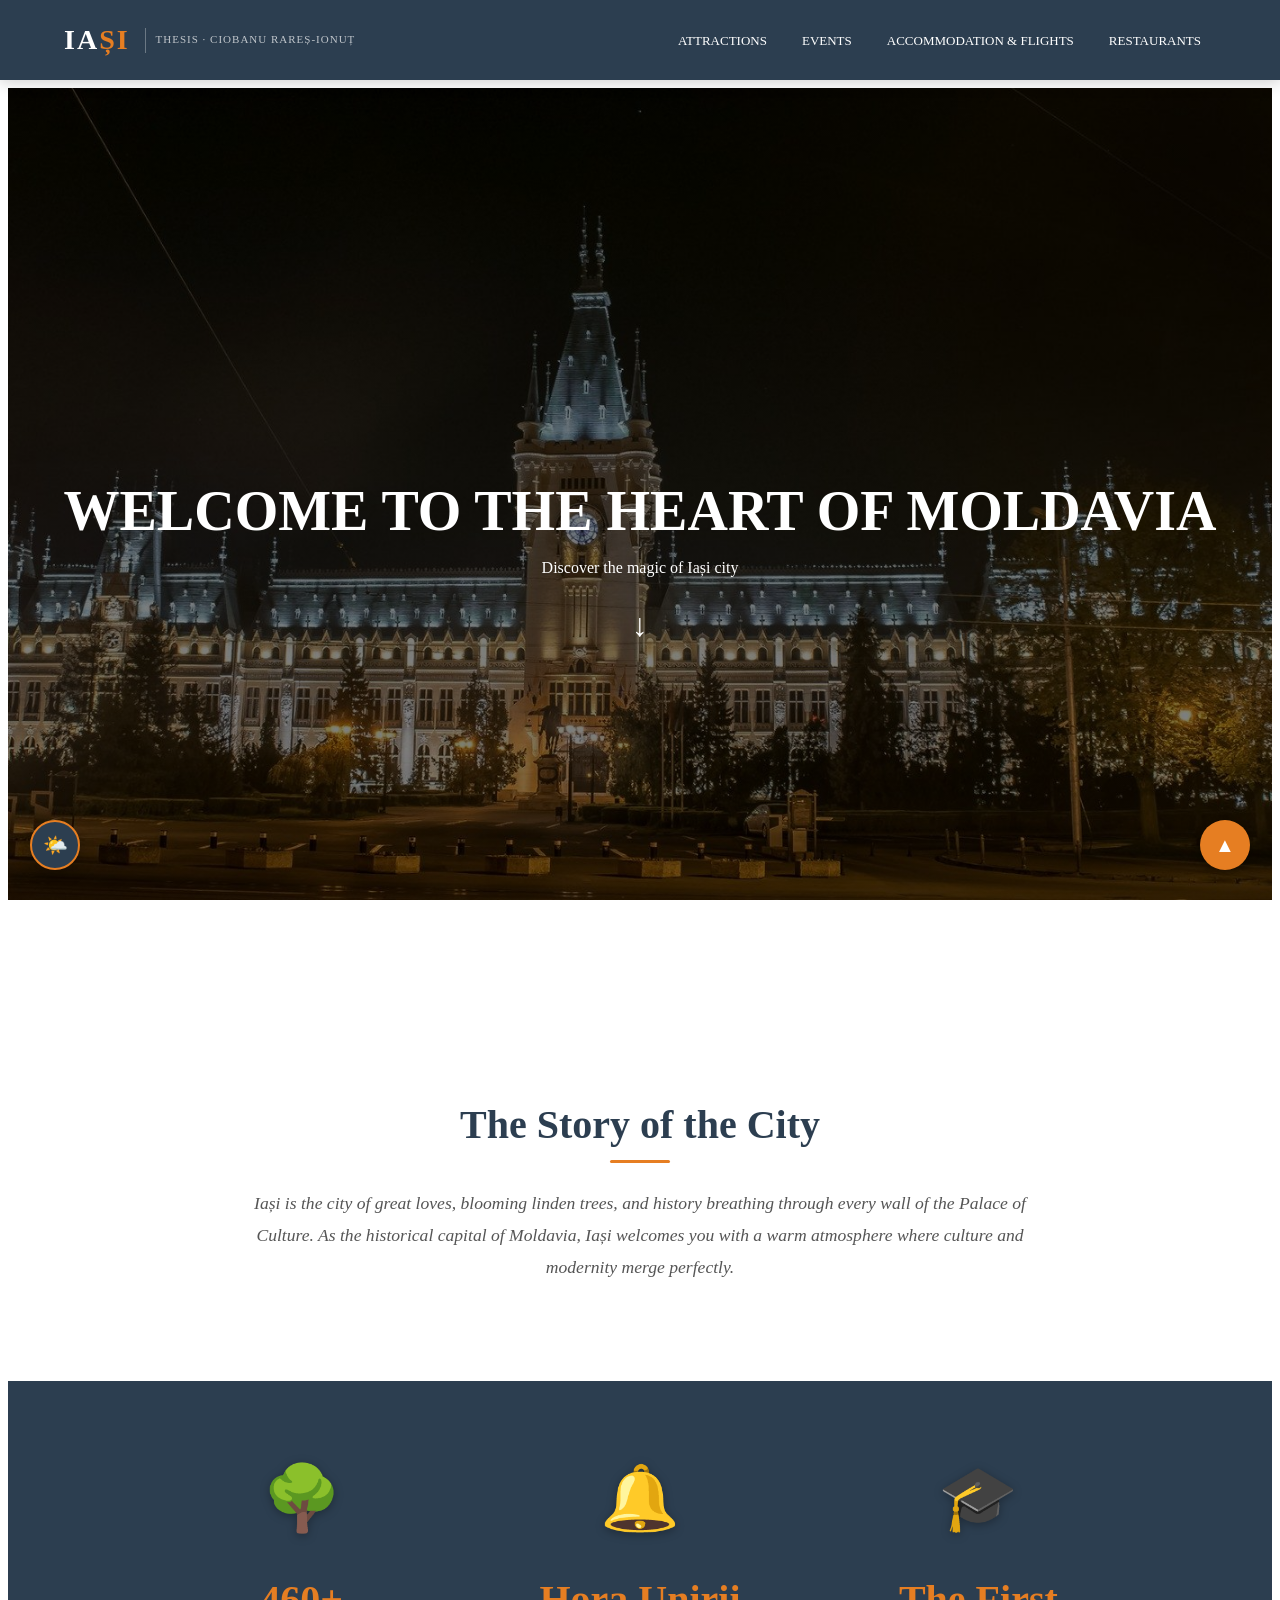
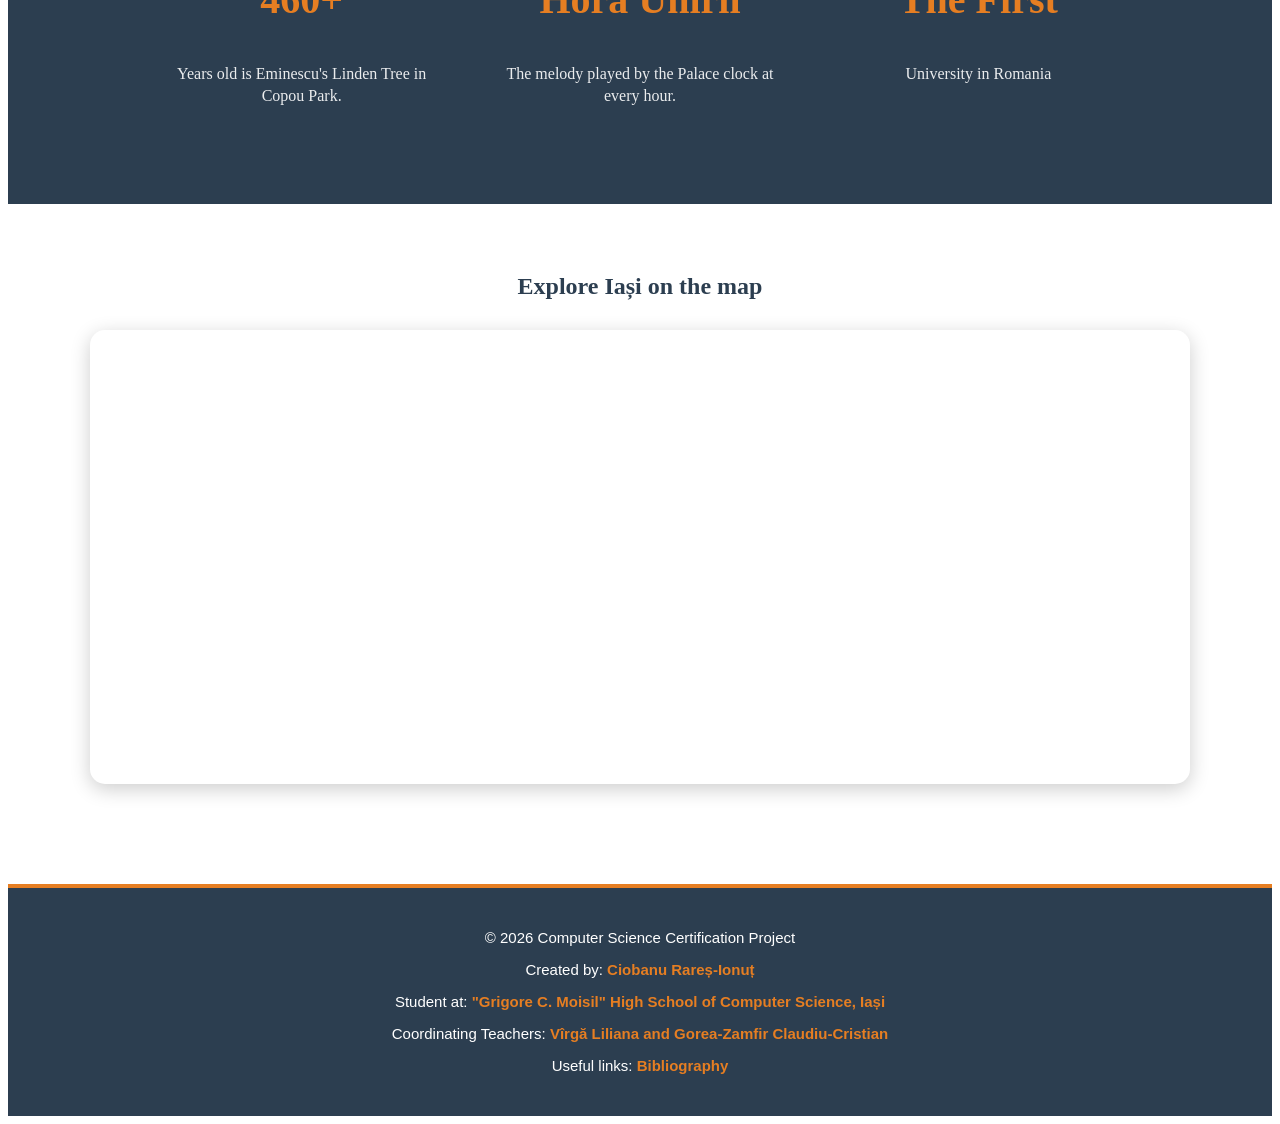
<file: en/index.html>
<!DOCTYPE html>
<html>

<head>
<meta charset="UTF-8">
<meta name="viewport" content="width=device-width, initial-scale=1.0">
<title>Home</title>
<link rel="stylesheet" href="../css/antet.css">
<link rel="stylesheet" href="../css/acasa.css">
<link rel="icon" type="image/x-icon" href="../img/Iasi.png">
</head>

<body id="sus">

<a href="#sus" class="buton-sus">
    <span class="sageata">▲</span>
</a>

<header class="antet">
    <nav class="bara-navigatie">
        <div class="logo-container">
		<a href="../index.html" class="logo-main">Ia<span>și</span></a>
        <div class="logo-sub">
        <span class="linie-separatoare"></span>
        <span class="nume-autor">Thesis · Ciobanu Rareș-Ionuț</span>
        </div>
        </div>
        <ul class="meniu-linkuri">
            <li><a href="atractii.html">Attractions</a></li>
			<li><a href="evenimente.html">Events</a></li>
            <li><a href="cazari.html">Accommodation & Flights</a></li>
            <li><a href="restaurante.html">Restaurants</a></li>
        </ul>
    </nav>
</header>

<section class="hero">
    <div class="hero-content">
        <h1>Welcome to the Heart of Moldavia</h1>
        <p>Discover the magic of Iași city</p>
        <a href="#descriere" class="scroll-down">↓</a>
    </div>
</section>

<section id="descriere" class="sectiune-info">
    <div class="container">
        <h2>The Story of the City</h2>
        <p>Iași is the city of great loves, blooming linden trees, and history breathing through every wall of the Palace of Culture. As the historical capital of Moldavia, Iași welcomes you with a warm atmosphere where culture and modernity merge perfectly.</p>
    </div>
</section>
<section class="fun-facts">
<div class="container-facts">
    <div class="fact">
        <span class="icon">🌳</span>
        <h3>460+</h3>
        <p>Years old is Eminescu's Linden Tree in Copou Park.</p>
    </div>
    <div class="fact">
        <span class="icon">🔔</span>
        <h3>Hora Unirii</h3>
        <p>The melody played by the Palace clock at every hour.</p>
    </div>
    <div class="fact">
        <span class="icon">🎓</span>
        <h3>The First</h3>
        <p>University in Romania</p>
    </div>
</div>	
</section>

<section class="harta-interactiva">
    <h2>Explore Iași on the map</h2>
    <div class="map-container">
        <iframe src="https://www.google.com/maps/embed?pb=!1m18!1m12!1m3!1d135427.9991549907!2d27.42215900127073!3d47.156252598752914!2m3!1f0!2f0!3f0!3m2!1i1024!2i768!4f13.1!3m3!1m2!1s0x40cafb7cf639ddbb%3A0x7ccb80da5426f53c!2zSWHImWk!5e1!3m2!1sro!2sro!4v1776780949931!5m2!1sro!2sro" width="100%" height="450" style="border:0;" allowfullscreen="" loading="lazy" referrerpolicy="no-referrer-when-downgrade"></iframe>
    </div>
</section>

<div class="vreme-plutitoare">
    <div id="prognoza-container" class="prognoza-content">
        <a class="weatherwidget-io" href="https://forecast7.com/en/47d1627d60/iasi/" data-label_1="IAȘI" data-label_2="Weather" data-icons="Climacons Animated" data-days="3" data-theme="weather_one" >IAȘI Weather</a>
        <script>
        !function(d,s,id){var js,fjs=d.getElementsByTagName(s)[0];if(!d.getElementById(id)){js=d.createElement(s);js.id=id;js.src='https://weatherwidget.io/js/widget.min.js';fjs.parentNode.insertBefore(js,fjs);}}(document,'script','weatherwidget-io-js');
        </script>
    </div>

    <button id="toggle-vreme" class="btn-vreme-float">
        <span class="icon">🌤️</span>
    </button>
</div>

<footer class="footer-atestat">
    <div class="footer-content">
        <p>&copy; 2026 Computer Science Certification Project</p>
        <p>Created by: <strong>Ciobanu Rareș-Ionuț</strong></p>
        <p>Student at: <strong>"Grigore C. Moisil" High School of Computer Science, Iași</strong></p>
        <p>Coordinating Teachers: <strong>Vîrgă Liliana and Gorea-Zamfir Claudiu-Cristian</strong></p>
		<p>Useful links: <strong><a href="../ro/bibliografie.html" class="link-footer">Bibliography</a></strong></p>
    </div>
</footer>

<script>
document.getElementById('toggle-vreme').onclick = function() {
    const container = document.getElementById('prognoza-container');
    const icon = this.querySelector('.icon');
    container.classList.toggle('show');
    if (container.classList.contains('show')) {
        icon.textContent = '❌';
    } else {
        icon.textContent = '🌤️';
    }
};
</script>

</body>

</html>
</file>
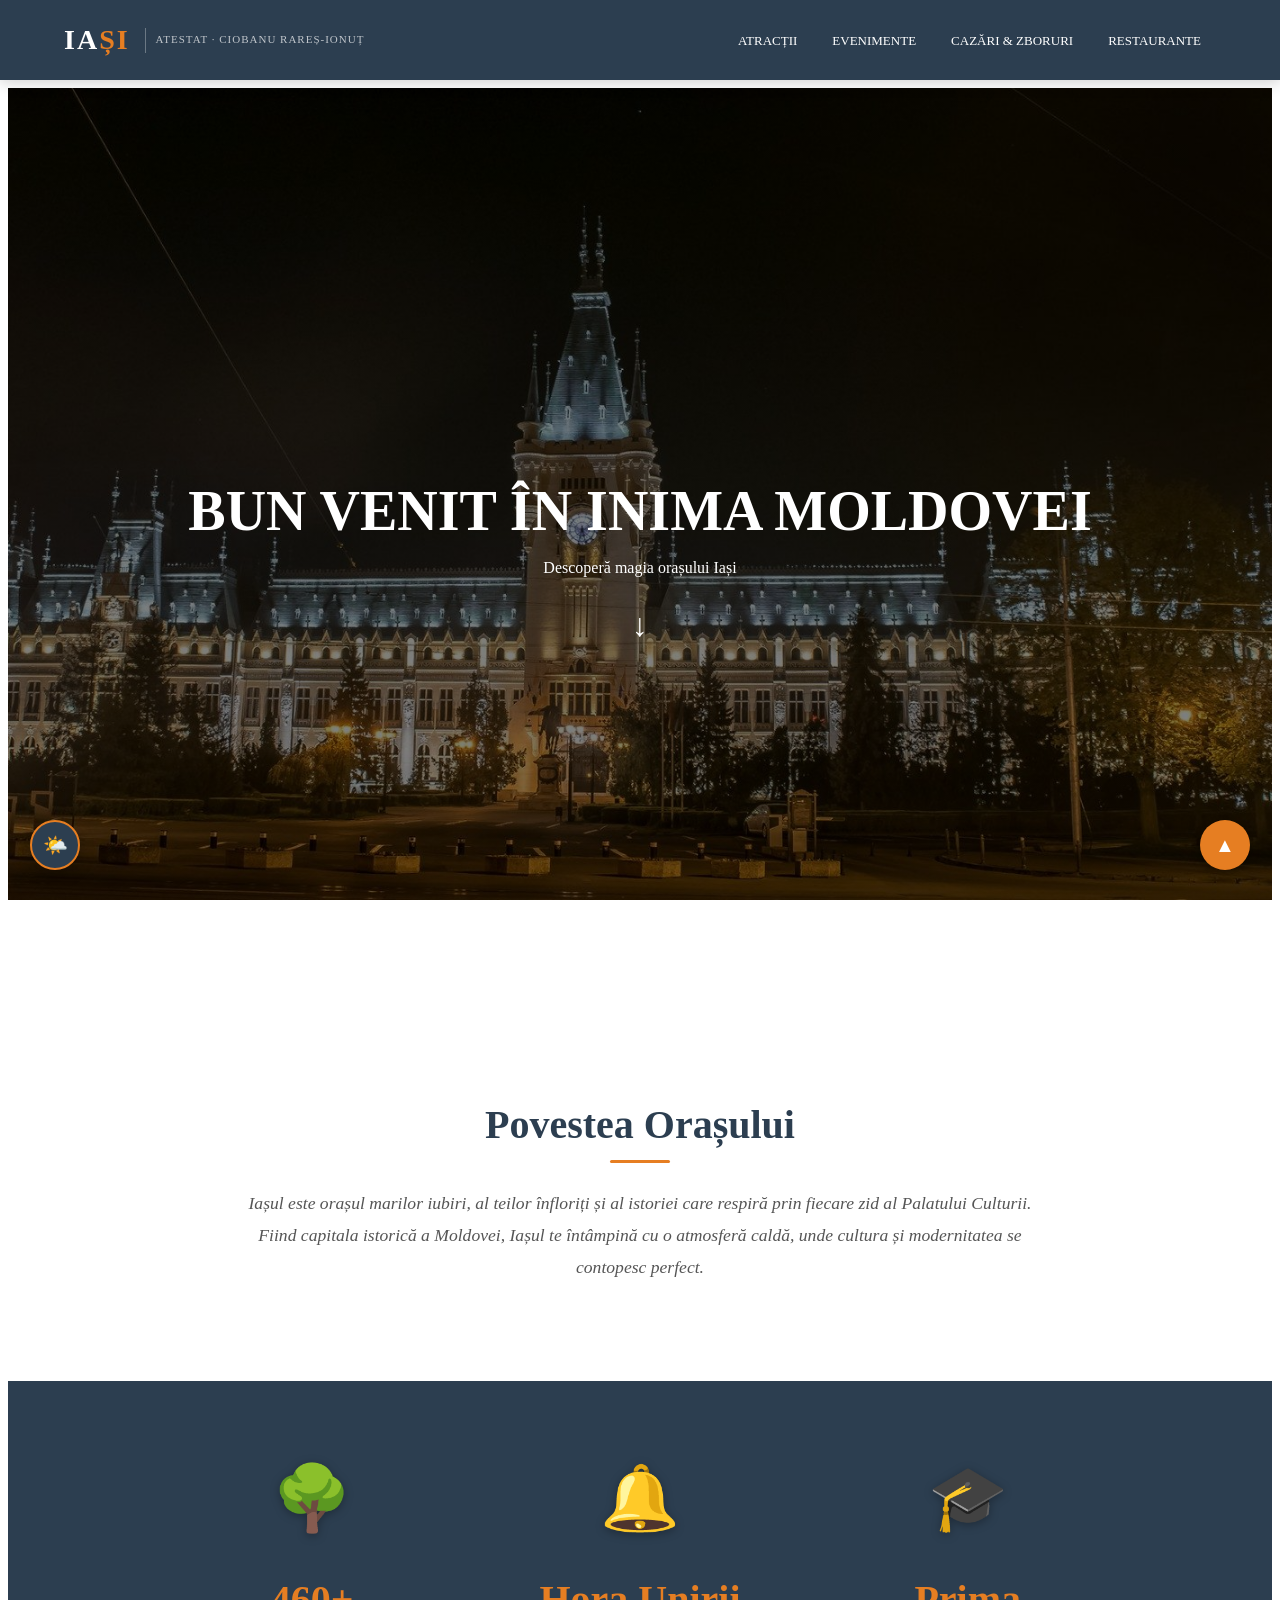
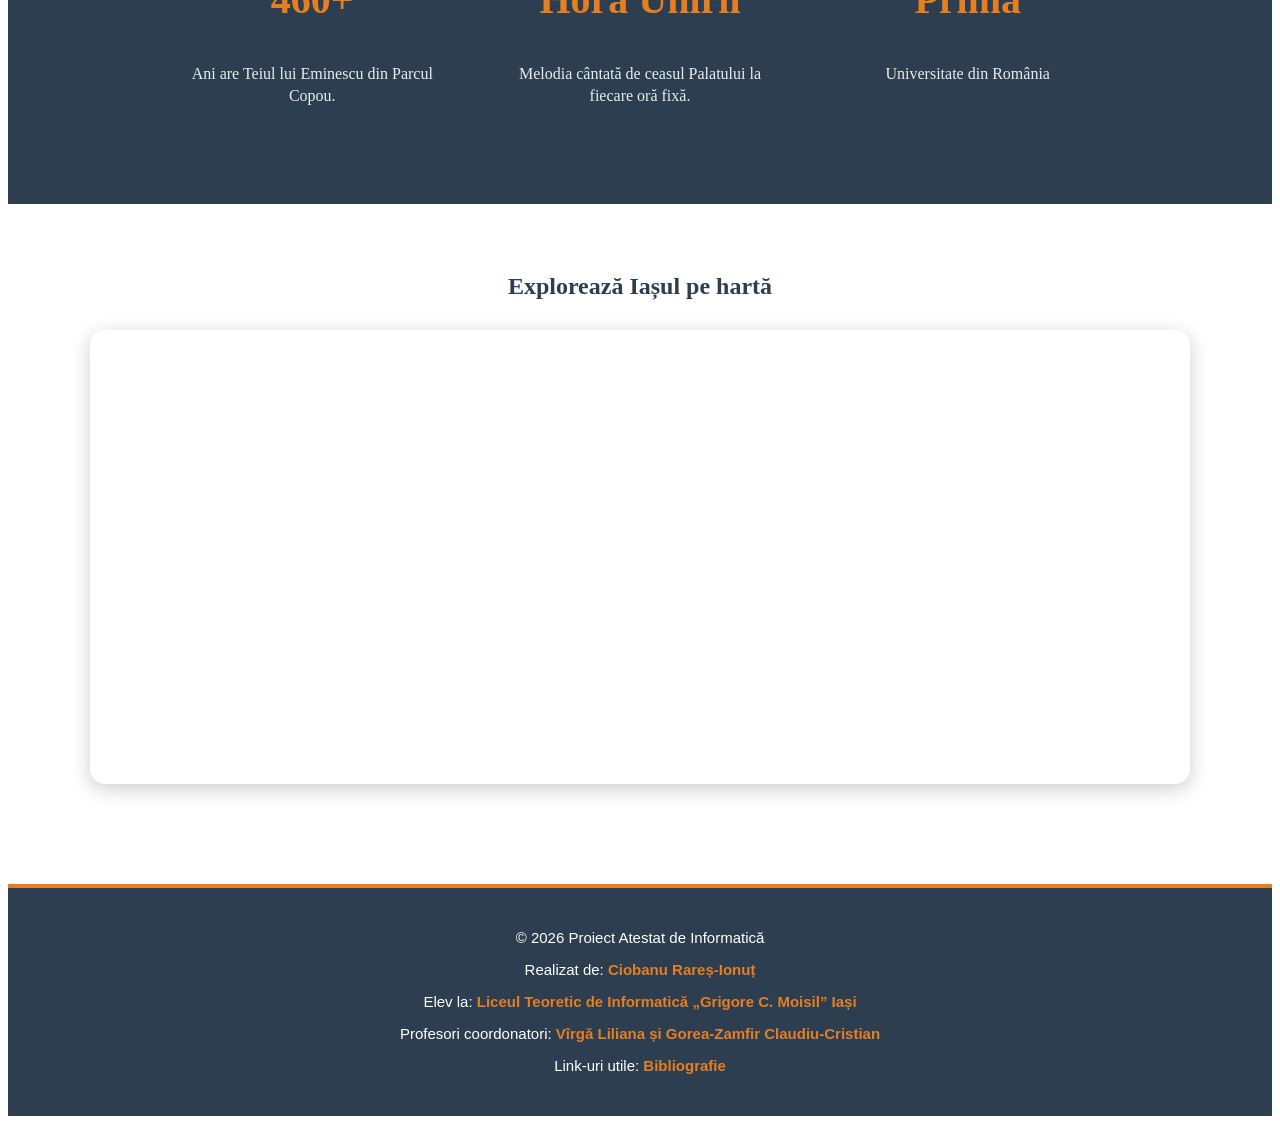
<file: ro/index.html>
<!DOCTYPE html>
<html>

<head>
<meta charset="UTF-8">
<meta name="viewport" content="width=device-width, initial-scale=1.0">
<title>Acasă</title>
<link rel="stylesheet" href="../css/antet.css">
<link rel="stylesheet" href="../css/acasa.css">
<link rel="icon" type="image/x-icon" href="../img/Iasi.png">
</head>

<body id="sus">

<a href="#sus" class="buton-sus">
    <span class="sageata">▲</span>
</a>

<header class="antet">
    <nav class="bara-navigatie">
        <div class="logo-container">
		<a href="../index.html" class="logo-main">Ia<span>și</span></a>
        <div class="logo-sub">
        <span class="linie-separatoare"></span>
        <span class="nume-autor">Atestat · Ciobanu Rareș-Ionuț</span>
        </div>
        </div>
        <ul class="meniu-linkuri">
            <li><a href="atractii.html">Atracții</a></li>
			<li><a href="evenimente.html">Evenimente</a></li>
            <li><a href="cazari.html">Cazări & Zboruri</a></li>
            <li><a href="restaurante.html">Restaurante</a></li>
        </ul>
    </nav>
</header>

<section class="hero">
    <div class="hero-content">
        <h1>Bun venit în Inima Moldovei</h1>
        <p>Descoperă magia orașului Iași</p>
        <a href="#descriere" class="scroll-down">↓</a>
    </div>
</section>

<section id="descriere" class="sectiune-info">
    <div class="container">
        <h2>Povestea Orașului</h2>
        <p>Iașul este orașul marilor iubiri, al teilor înfloriți și al istoriei care respiră prin fiecare zid al Palatului Culturii. Fiind capitala istorică a Moldovei, Iașul te întâmpină cu o atmosferă caldă, unde cultura și modernitatea se contopesc perfect.</p>
    </div>
</section>

<section class="fun-facts">
<div class="container-facts">
    <div class="fact">
        <span class="icon">🌳</span>
        <h3>460+</h3>
        <p>Ani are Teiul lui Eminescu din Parcul Copou.</p>
    </div>
    <div class="fact">
        <span class="icon">🔔</span>
        <h3>Hora Unirii</h3>
        <p>Melodia cântată de ceasul Palatului la fiecare oră fixă.</p>
    </div>
    <div class="fact">
        <span class="icon">🎓</span>
        <h3>Prima</h3>
        <p>Universitate din România</p>
    </div>
</div>
</section>

<section class="harta-interactiva">
    <h2>Explorează Iașul pe hartă</h2>
    <div class="map-container">
        <iframe src="https://www.google.com/maps/embed?pb=!1m18!1m12!1m3!1d135427.9991549907!2d27.42215900127073!3d47.156252598752914!2m3!1f0!2f0!3f0!3m2!1i1024!2i768!4f13.1!3m3!1m2!1s0x40cafb7cf639ddbb%3A0x7ccb80da5426f53c!2zSWHImWk!5e1!3m2!1sro!2sro!4v1776780949931!5m2!1sro!2sro" width="100%" height="450" style="border:0;" allowfullscreen="" loading="lazy" referrerpolicy="no-referrer-when-downgrade"></iframe>
    </div>
</section>

<div class="vreme-plutitoare">
    <div id="prognoza-container" class="prognoza-content">
        <a class="weatherwidget-io" href="https://forecast7.com/ro/47d1627d60/iasi/" data-label_1="IAȘI" data-label_2="Vrema" data-icons="Climacons Animated" data-days="3" data-theme="weather_one" >IAȘI Vrema</a>
        <script>
        !function(d,s,id){var js,fjs=d.getElementsByTagName(s)[0];if(!d.getElementById(id)){js=d.createElement(s);js.id=id;js.src='https://weatherwidget.io/js/widget.min.js';fjs.parentNode.insertBefore(js,fjs);}}(document,'script','weatherwidget-io-js');
        </script>
    </div>

    <button id="toggle-vreme" class="btn-vreme-float">
        <span class="icon">🌤️</span>
    </button>
</div>

<script>
document.getElementById('toggle-vreme').onclick = function() {
    const container = document.getElementById('prognoza-container');
    const icon = this.querySelector('.icon');
    container.classList.toggle('show');
    if (container.classList.contains('show')) {
        icon.textContent = '❌';
    } else {
        icon.textContent = '🌤️';
    }
};
</script>

<footer class="footer-atestat">
    <div class="footer-content">
        <p>&copy; 2026 Proiect Atestat de Informatică</p>
        <p>Realizat de: <strong>Ciobanu Rareș-Ionuț</strong></p>
        <p>Elev la: <strong>Liceul Teoretic de Informatică „Grigore C. Moisil” Iași</strong></p>
        <p>Profesori coordonatori: <strong>Vîrgă Liliana și Gorea-Zamfir Claudiu-Cristian</strong></p>
		<p>Link-uri utile: <strong><a href="bibliografie.html" class="link-footer">Bibliografie</a></strong></p>
    </div>
</footer>

</body>

</html>
</file>
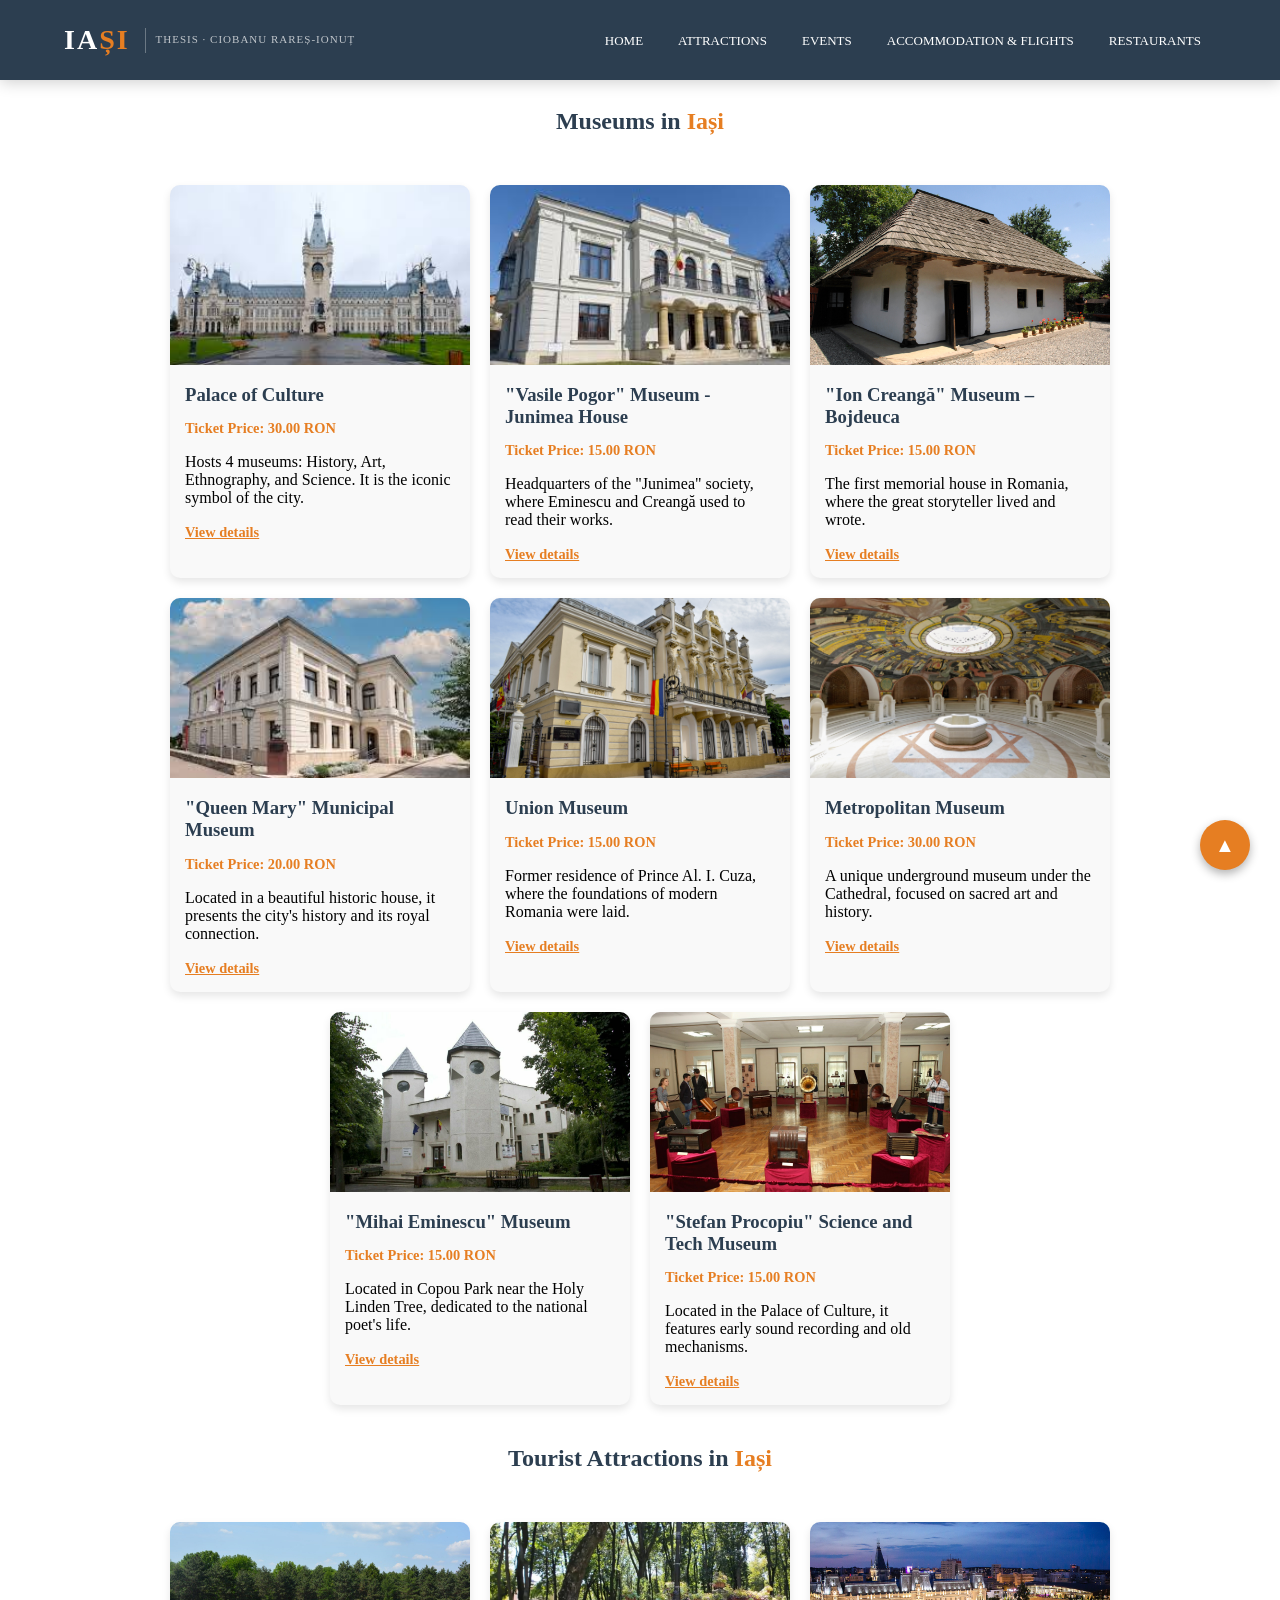
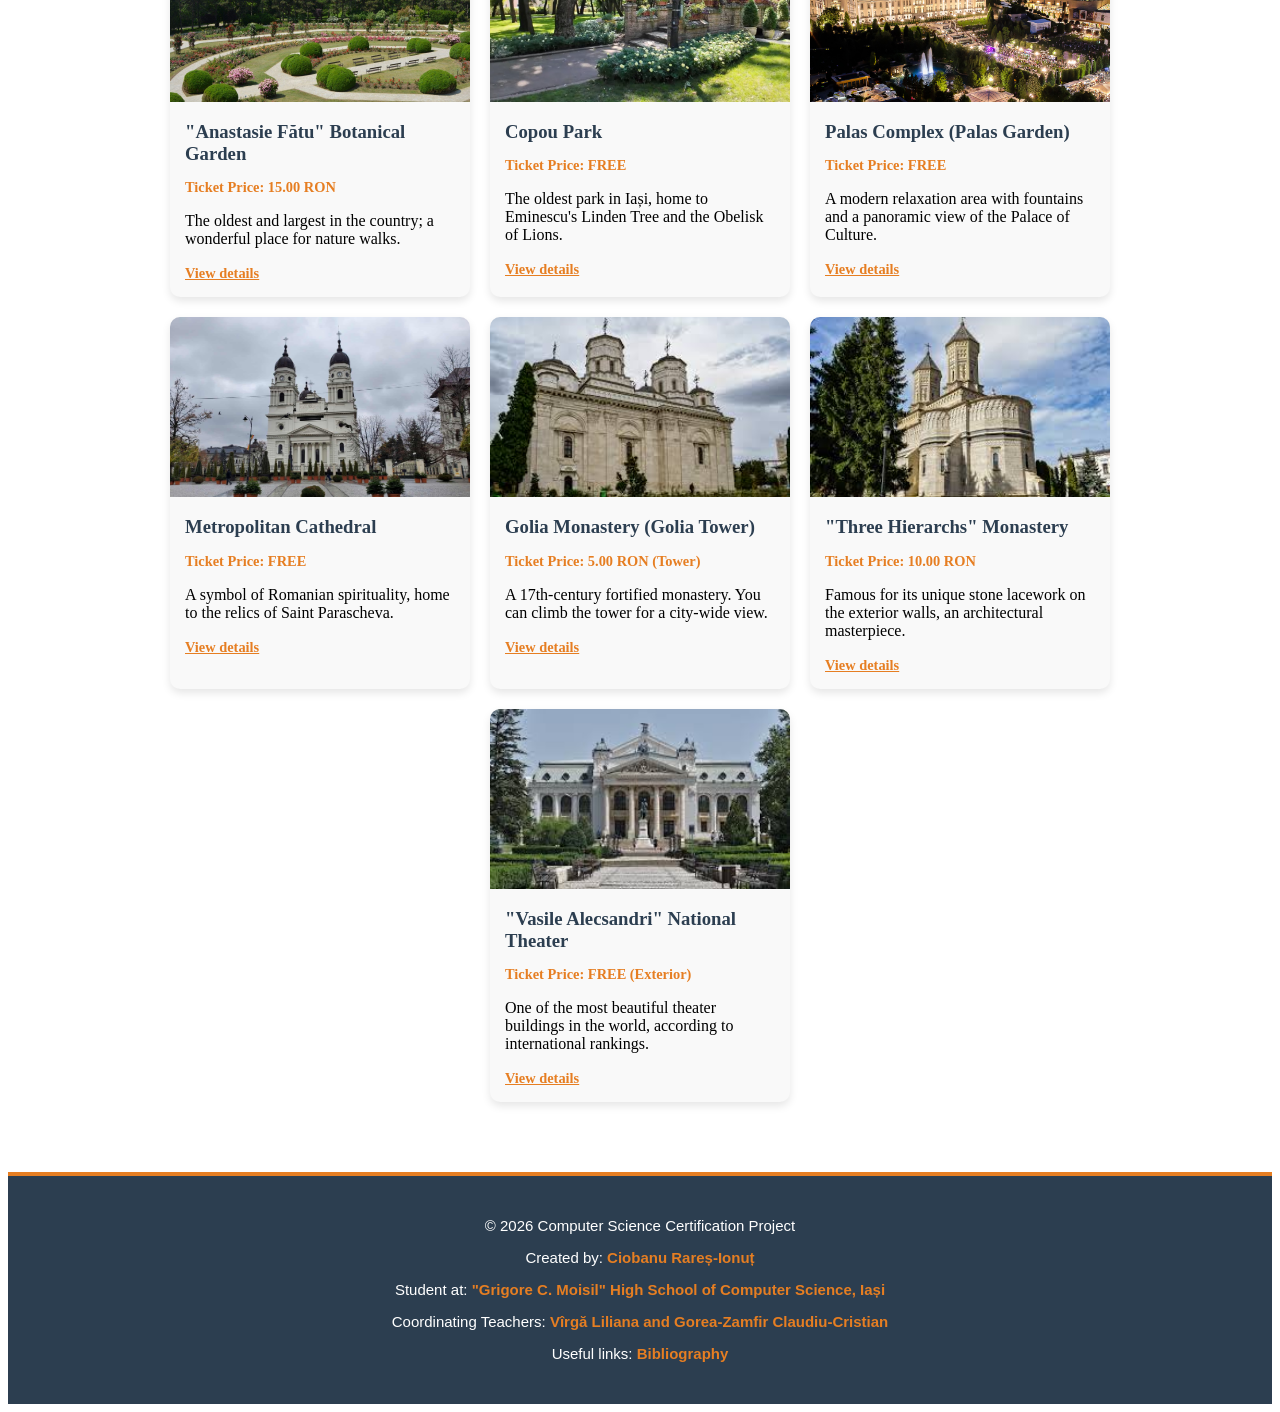
<file: en/atractii.html>
<!DOCTYPE html>
<html>

<head>
<meta charset="UTF-8">
<meta name="viewport" content="width=device-width, initial-scale=1.0">
<title>Attractions</title>
<link rel="stylesheet" href="../css/antet.css">
<link rel="stylesheet" href="../css/atractii&evenimente.css">
<link rel="stylesheet" href="../css/restaurante.css">
<link rel="icon" type="image/x-icon" href="../img/Iasi.png">
</head>

<body id="sus">

<a href="#sus" class="buton-sus">
    <span class="sageata">▲</span>
</a>

<header class="antet">
    <nav class="bara-navigatie">
        <div class="logo-container">
		<a href="../index.html" class="logo-main">Ia<span>și</span></a>
        <div class="logo-sub">
        <span class="linie-separatoare"></span>
        <span class="nume-autor">Thesis · Ciobanu Rareș-Ionuț</span>
        </div>
        </div>
        <ul class="meniu-linkuri">
		    <li><a href="index.html">Home</a></li>
            <li><a href="atractii.html">Attractions</a></li>
			<li><a href="evenimente.html">Events</a></li>
            <li><a href="cazari.html">Accommodation & Flights</a></li>
            <li><a href="restaurante.html">Restaurants</a></li>
        </ul>
    </nav>
</header>

<h2 class="titlu-tabel">Museums in <span>Iași</span></h2>

<section class="sectiune-evenimente">
    <div class="card-eveniment">
        <img src="../img/palatulculturii.jpeg" alt="Palace of Culture">
        <div class="info-eveniment">
            <h3>Palace of Culture</h3>
            <p class="data">Ticket Price: 30.00 RON</p>
            <p>Hosts 4 museums: History, Art, Ethnography, and Science. It is the iconic symbol of the city.</p>
            <a href="https://palatulculturii.ro/" target="_blank" class="data">View details</a>
        </div>
    </div>
	<div class="card-eveniment">
        <img src="../img/pogor.jpeg" alt="Vasile Pogor">
        <div class="info-eveniment">
            <h3>"Vasile Pogor" Museum - Junimea House</h3>
            <p class="data">Ticket Price: 15.00 RON</p>
            <p>Headquarters of the "Junimea" society, where Eminescu and Creangă used to read their works.</p>
            <a href="https://www.muzeulliteraturiiiasi.ro/muzeul-vasile-pogor-casa-junimii/" target="_blank" class="data">View details</a>
        </div>
    </div>
	<div class="card-eveniment">
        <img src="../img/bojdeuca.jpeg" alt="Bojdeuca">
        <div class="info-eveniment">
            <h3>"Ion Creangă" Museum – Bojdeuca</h3>
            <p class="data">Ticket Price: 15.00 RON</p>
            <p>The first memorial house in Romania, where the great storyteller lived and wrote.</p>
            <a href="https://www.muzeulliteraturiiiasi.ro/muzeul-ion-creanga-bojdeuca/" target="_blank" class="data">View details</a>
        </div>
    </div>
	<div class="card-eveniment">
        <img src="../img/reginamaria.jpeg" alt="Regina Maria">
        <div class="info-eveniment">
            <h3>"Queen Mary" Municipal Museum</h3>
            <p class="data">Ticket Price: 20.00 RON</p>
            <p>Located in a beautiful historic house, it presents the city's history and its royal connection.</p>
            <a href="https://muzeulmunicipalreginamariaiasi.ro/" target="_blank" class="data">View details</a>
        </div>
    </div>
	<div class="card-eveniment">
        <img src="../img/unirii.jpg" alt="Unirii">
        <div class="info-eveniment">
            <h3>Union Museum</h3>
            <p class="data">Ticket Price: 15.00 RON</p>
            <p>Former residence of Prince Al. I. Cuza, where the foundations of modern Romania were laid.</p>
            <a href="https://palatulculturii.ro/muzeul-unirii/" target="_blank" class="data">View details</a>
        </div>
    </div>
	<div class="card-eveniment">
        <img src="../img/mitropolitan.jpg" alt="Mitropolitan">
        <div class="info-eveniment">
            <h3>Metropolitan Museum</h3>
            <p class="data">Ticket Price: 30.00 RON</p>
            <p>A unique underground museum under the Cathedral, focused on sacred art and history.</p>
            <a href="https://muzeulmitropolitaniasi.ro/" target="_blank" class="data">View details</a>
        </div>
    </div>
	<div class="card-eveniment">
        <img src="../img/mihaieminescu.jpg" alt="Mihai Eminescu">
        <div class="info-eveniment">
            <h3>"Mihai Eminescu" Museum</h3>
            <p class="data">Ticket Price: 15.00 RON</p>
            <p>Located in Copou Park near the Holy Linden Tree, dedicated to the national poet's life.</p>
            <a href="https://www.muzeulliteraturiiiasi.ro/muzeul-mihai-eminescu/" target="_blank" class="data">View details</a>
        </div>
    </div>
	<div class="card-eveniment">
        <img src="../img/stefanprocopiu.jpg" alt="Stefan Procopiu">
        <div class="info-eveniment">
            <h3>"Stefan Procopiu" Science and Tech Museum</h3>
            <p class="data">Ticket Price: 15.00 RON</p>
            <p>Located in the Palace of Culture, it features early sound recording and old mechanisms.</p>
            <a href="https://palatulculturii.ro/muzeul-stiintei-si-tehnicii-stefan-procopiu/" target="_blank" class="data">View details</a>
        </div>
    </div>
</section>

<h2 class="titlu-tabel">Tourist Attractions in <span>Iași</span></h2>

<section class="sectiune-evenimente">
    <div class="card-eveniment">
        <img src="../img/botanica.jpg" alt="Botanical Garden">
        <div class="info-eveniment">
            <h3>"Anastasie Fătu" Botanical Garden</h3>
            <p class="data">Ticket Price: 15.00 RON</p>
            <p>The oldest and largest in the country; a wonderful place for nature walks.</p>
            <a href="https://botanica.uaic.ro/" target="_blank" class="data">View details</a>
        </div>
    </div>
    <div class="card-eveniment">
        <img src="../img/copou.jpg" alt="Copou Park">
        <div class="info-eveniment">
            <h3>Copou Park</h3>
            <p class="data">Ticket Price: FREE</p>
            <p>The oldest park in Iași, home to Eminescu's Linden Tree and the Obelisk of Lions.</p>
            <a href="https://www.primaria-iasi.ro/" target="_blank" class="data">View details</a>
        </div>
    </div>
    <div class="card-eveniment">
        <img src="../img/palas.jpeg" alt="Palas Garden">
        <div class="info-eveniment">
            <h3>Palas Complex (Palas Garden)</h3>
            <p class="data">Ticket Price: FREE</p>
            <p>A modern relaxation area with fountains and a panoramic view of the Palace of Culture.</p>
            <a href="https://palasiasi.ro/" target="_blank" class="data">View details</a>
        </div>
    </div>
    <div class="card-eveniment">
        <img src="../img/catedrala.jpg" alt="Metropolitan Cathedral">
        <div class="info-eveniment">
            <h3>Metropolitan Cathedral</h3>
            <p class="data">Ticket Price: FREE</p>
            <p>A symbol of Romanian spirituality, home to the relics of Saint Parascheva.</p>
            <a href="https://mmb.ro/" target="_blank" class="data">View details</a>
        </div>
    </div>
    <div class="card-eveniment">
        <img src="../img/golia.jpeg" alt="Golia Tower">
        <div class="info-eveniment">
            <h3>Golia Monastery (Golia Tower)</h3>
            <p class="data">Ticket Price: 5.00 RON (Tower)</p>
            <p>A 17th-century fortified monastery. You can climb the tower for a city-wide view.</p>
            <a href="http://www.golia.ro/" target="_blank" class="data">View details</a>
        </div>
    </div>
    <div class="card-eveniment">
        <img src="../img/treiierarhi.jpeg" alt="Three Hierarchs">
        <div class="info-eveniment">
            <h3>"Three Hierarchs" Monastery</h3>
            <p class="data">Ticket Price: 10.00 RON</p>
            <p>Famous for its unique stone lacework on the exterior walls, an architectural masterpiece.</p>
            <a href="https://www.manastireasftreiierarhi.ro/" target="_blank" class="data">View details</a>
        </div>
    </div>
    <div class="card-eveniment">
        <img src="../img/teatrulnational.jpeg" alt="National Theater">
        <div class="info-eveniment">
            <h3>"Vasile Alecsandri" National Theater</h3>
            <p class="data">Ticket Price: FREE (Exterior)</p>
            <p>One of the most beautiful theater buildings in the world, according to international rankings.</p>
            <a href="https://teatrulnationaliasi.ro/" target="_blank" class="data">View details</a>
        </div>
    </div>
</section>

<footer class="footer-atestat">
    <div class="footer-content">
        <p>&copy; 2026 Computer Science Certification Project</p>
        <p>Created by: <strong>Ciobanu Rareș-Ionuț</strong></p>
        <p>Student at: <strong>"Grigore C. Moisil" High School of Computer Science, Iași</strong></p>
        <p>Coordinating Teachers: <strong>Vîrgă Liliana and Gorea-Zamfir Claudiu-Cristian</strong></p>
		<p>Useful links: <strong><a href="../ro/bibliografie.html" class="link-footer">Bibliography</a></strong></p>
    </div>
</footer>

</body>

</html>
</file>
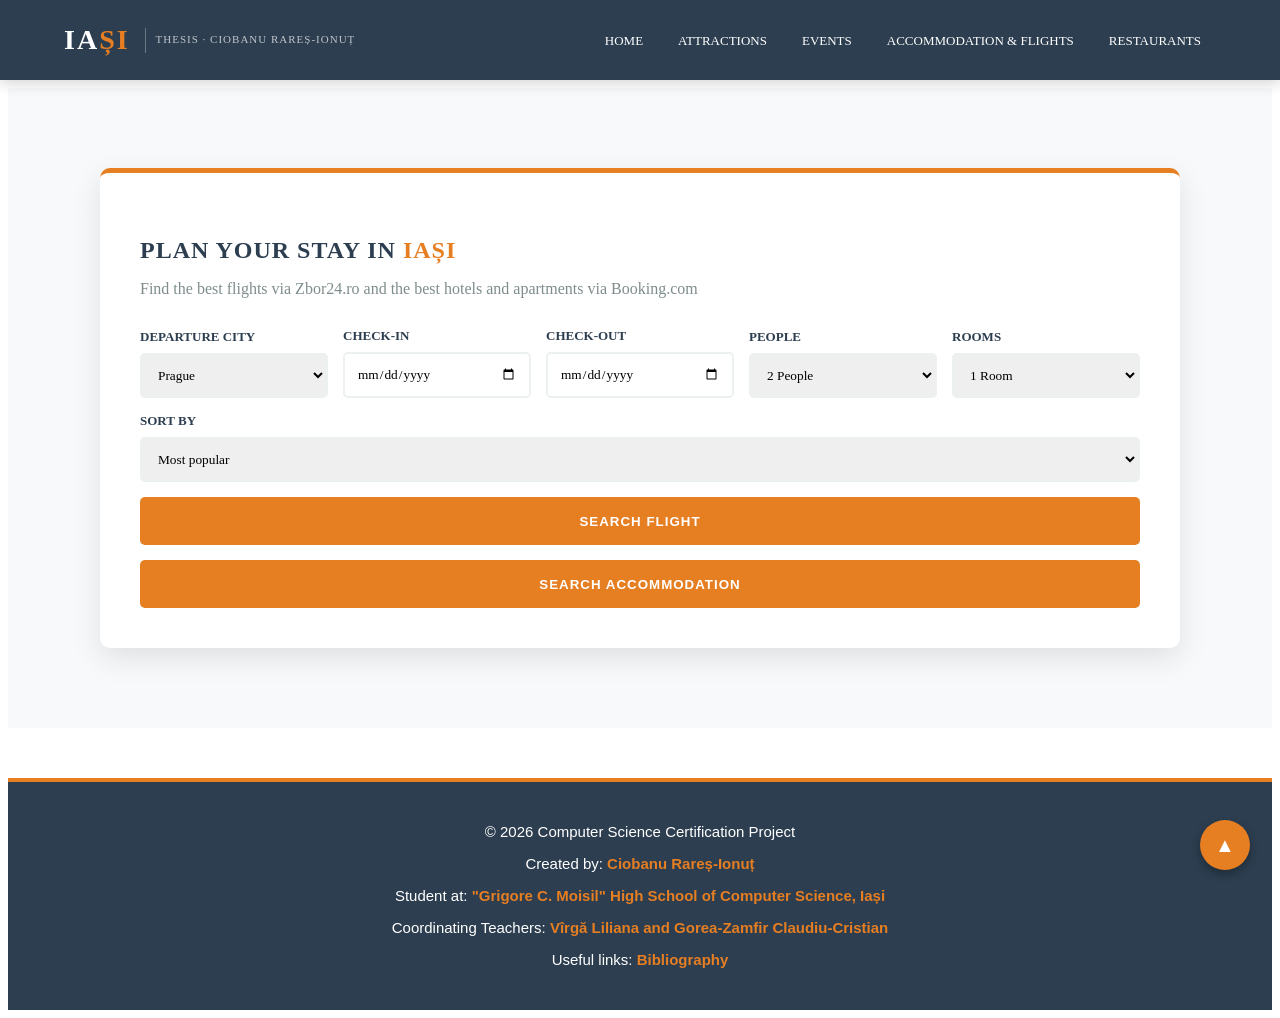
<file: en/cazari.html>
<!DOCTYPE html>
<html>

<head>
<meta charset="UTF-8">
<meta name="viewport" content="width=device-width, initial-scale=1.0">
<title>Accommodation & Flights</title>
<link rel="stylesheet" href="../css/antet.css">
<link rel="stylesheet" href="../css/cazari.css">
<link rel="icon" type="image/x-icon" href="../img/Iasi.png">
</head>

<body id="sus">

<a href="#sus" class="buton-sus">
    <span class="sageata">▲</span>
</a>

<header class="antet">
    <nav class="bara-navigatie">
        <div class="logo-container">
		<a href="../index.html" class="logo-main">Ia<span>și</span></a>
        <div class="logo-sub">
        <span class="linie-separatoare"></span>
        <span class="nume-autor">Thesis · Ciobanu Rareș-Ionuț</span>
        </div>
        </div>
        <ul class="meniu-linkuri">
		    <li><a href="index.html">Home</a></li>
            <li><a href="atractii.html">Attractions</a></li>
			<li><a href="evenimente.html">Events</a></li>
            <li><a href="cazari.html">Accommodation & Flights</a></li>
            <li><a href="restaurante.html">Restaurants</a></li>
        </ul>
    </nav>
</header>

<section class="cautare-cazare">
    <div class="cazare-box">
        <div class="cazare-antet">
            <h3>Plan your stay in <span>Iași</span></h3>
			<p>Find the best flights via Zbor24.ro and the best hotels and apartments via Booking.com</p>
        </div>
        
        <div class="input-group-cazare">
		    <div class="field">
                <label><i class="fas fa-users"></i> Departure City</label>
                <select id="oras">
                    <option value="VIE">Vienna</option>
                    <option value="PRG" selected>Prague</option>
                    <option value="MAD">Madrid</option>
                    <option value="LON">London</option>
					<option value="BER">Berlin</option>
					<option value="ROM">Rome</option>
					<option value="DUB">Dublin</option>
					<option value="LUX">Luxembourg</option>
					<option value="PAR">Paris</option>
					<option value="AMS">Amsterdam</option>
                </select>
            </div>
            <div class="field">
                <label><i class="fas fa-calendar-alt"></i> Check-in</label>
                <input type="date" id="checkin">
            </div>
            <div class="field">
                <label><i class="fas fa-calendar-check"></i> Check-out</label>
                <input type="date" id="checkout">
            </div>
            <div class="field">
                <label><i class="fas fa-users"></i> People</label>
                <select id="persoane">
                    <option value="1">1 Person</option>
                    <option value="2" selected>2 People</option>
                    <option value="3">3 People</option>
                    <option value="4">4 People</option>
					<option value="5">5 People</option>
					<option value="6">6 People</option>
					<option value="7">7 People</option>
					<option value="8">8 People</option>
					<option value="9">9 People</option>
                </select>
            </div>
			<div class="field">
                <label><i class="fas fa-users"></i> Rooms</label>
                <select id="camere">
                    <option value="1">1 Room</option>
                    <option value="2">2 Rooms</option>
                    <option value="3">3 Rooms</option>
					<option value="4">4 Rooms</option>
                </select>
            </div>
			<div class="field">
			    <label><i class="fas fa-users"></i> Sort by</label>
                <select id="ordine">
                    <option value="popularity">Most popular</option>
                    <option value="price">Price (Lowest first)</option>
					<option value="price_from_high_to_low">Price (Highest first)</option>
                    <option value="class_asc">Stars (1 -> 5)</option>
                    <option value="class">Stars (5 -> 1)</option>
                    <option value="distance_from_search">Distance from center</option>
                </select>
            </div>
			<button onclick="cautaPeZbor24()" class="btn-cauta">
                SEARCH FLIGHT
            </button>
            <button onclick="cautaPeBooking()" class="btn-cauta">
                SEARCH ACCOMMODATION
            </button>
        </div>
    </div>
</section>

<footer class="footer-atestat">
    <div class="footer-content">
        <p>&copy; 2026 Computer Science Certification Project</p>
        <p>Created by: <strong>Ciobanu Rareș-Ionuț</strong></p>
        <p>Student at: <strong>"Grigore C. Moisil" High School of Computer Science, Iași</strong></p>
        <p>Coordinating Teachers: <strong>Vîrgă Liliana and Gorea-Zamfir Claudiu-Cristian</strong></p>
		<p>Useful links: <strong><a href="../ro/bibliografie.html" class="link-footer">Bibliography</a></strong></p>
    </div>
</footer>

<script>
function cautaPeBooking() {
    const checkin = document.getElementById('checkin').value;
    const checkout = document.getElementById('checkout').value;
    const adulti = document.getElementById('persoane').value;
	const camere = document.getElementById('camere').value;
	const ordine = document.getElementById('ordine').value;
    let url = "https://www.booking.com/searchresults.ro.html?ss=Ia%C5%9Fi%2C+Rom%C3%A2nia&label=gen173nr-10CAQoggJCDWNpdHlfLTExNTQ1NjFIIFgEaMABiAEBmAEzuAEXyAEM2AED6AEB-AEBiAIBqAIBuAKnu57PBsACAdICJGZmNDdkOWFhLTY5ZDktNDM4MC1hOTA2LTk4NDMzOTNiNTJjOdgCAeACAQ&aid=304142&lang=ro&sb=1&src_elem=sb&src=searchresults&dest_id=-1161664&dest_type=city";
    if (checkin && checkout) {
        url += `&checkin=${checkin}&checkout=${checkout}`;
    }
    url += `&group_adults=${adulti}&no_rooms=${camere}&group_children=0&order=${ordine}`;
    if (checkin){
	window.open(url, '_blank');
	}
}

function cautaPeZbor24() {
    const oras = document.getElementById('oras').value;
    const checkin = document.getElementById('checkin').value;
    const checkout = document.getElementById('checkout').value;
    const adulti = document.getElementById('persoane').value;
	const camere = document.getElementById('camere').value;
	const ordine = document.getElementById('ordine').value;
    let url = "https://www.zbor24.ro/search/";
    url += `${oras}/IAS/${checkin}/`;
	if (checkout) {
        url += `${checkout}?`;
    }
	else {
	url += `-?`;
	}
    url += `passengers=${adulti}_0_0&cabinclass=economy`;
    if (checkin){
	window.open(url, '_blank');
	}
}
</script>

</body>

</html>
</file>
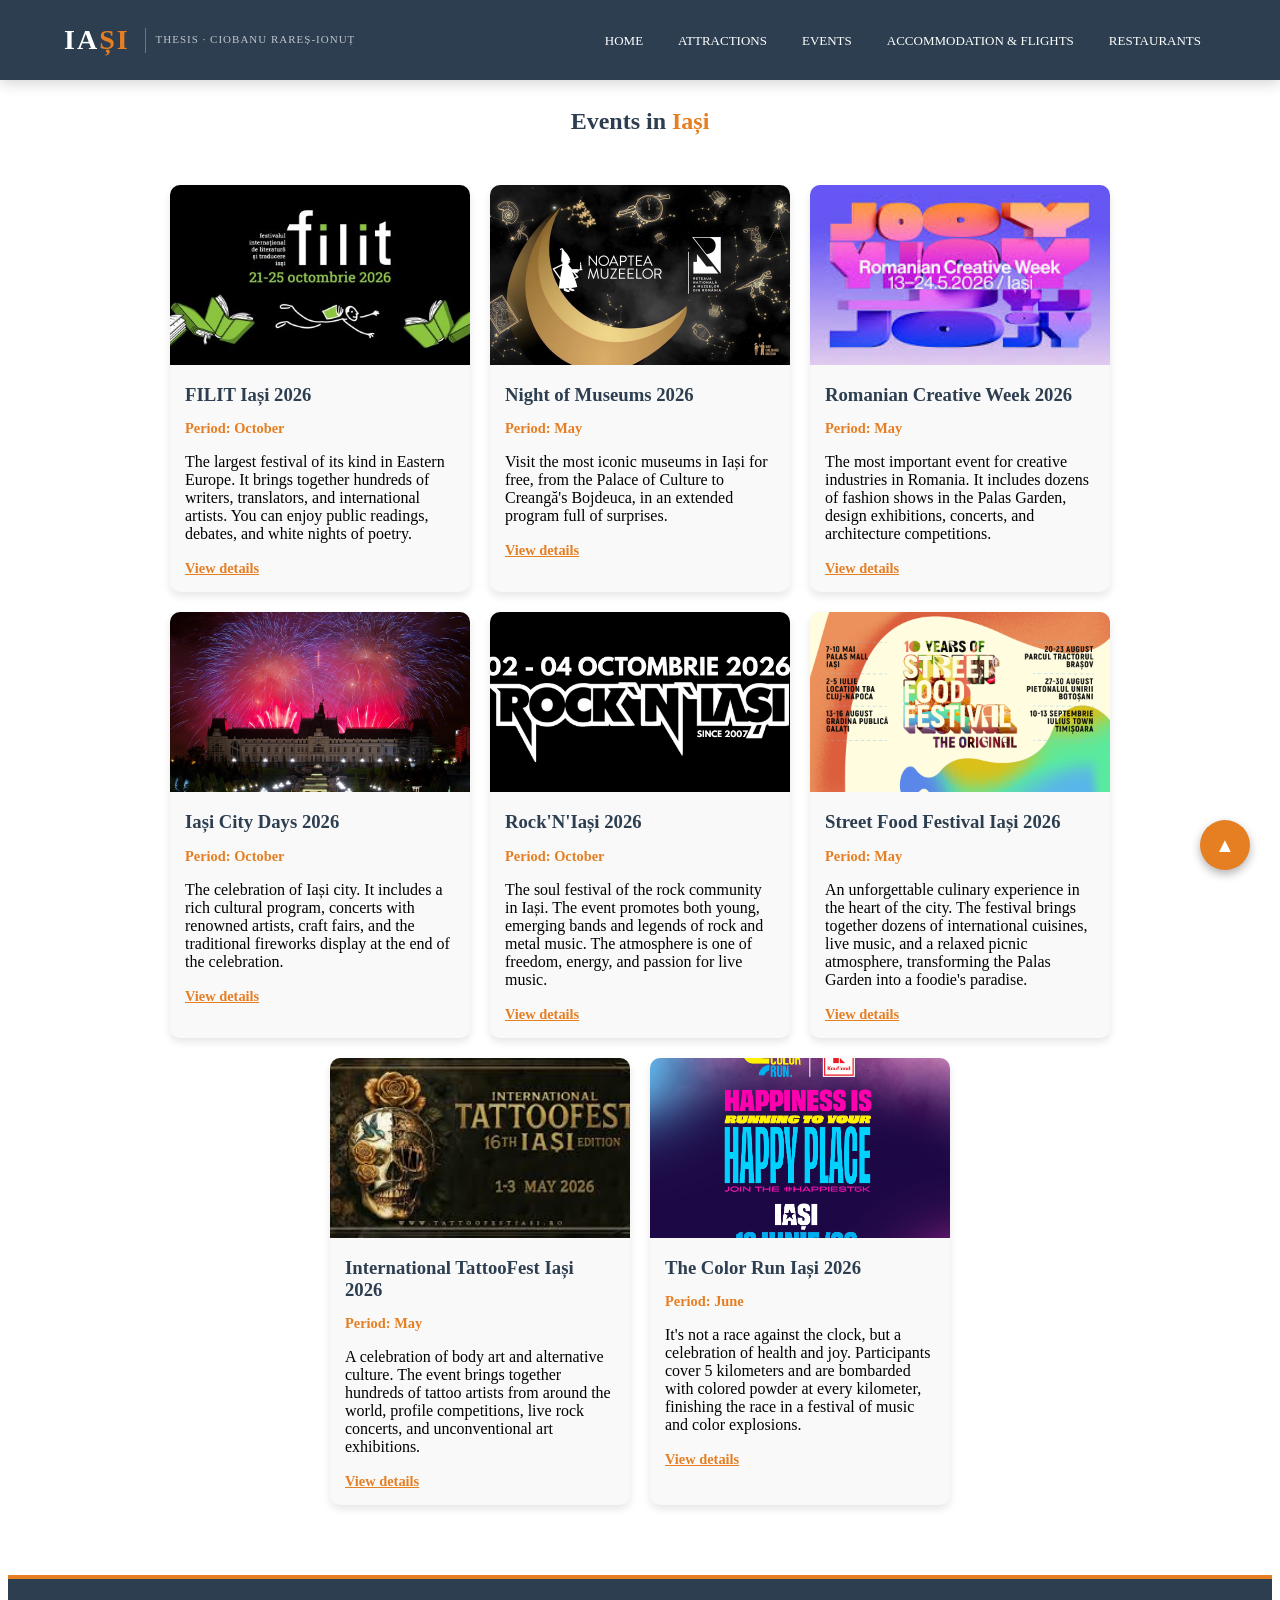
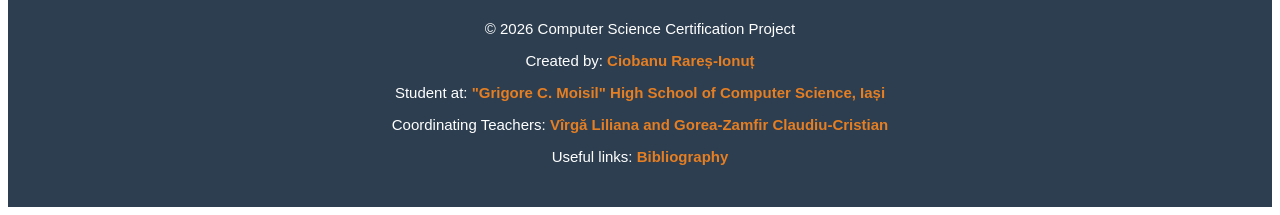
<file: en/evenimente.html>
<!DOCTYPE html>
<html>

<head>
<meta charset="UTF-8">
<meta name="viewport" content="width=device-width, initial-scale=1.0">
<title>Events</title>
<link rel="stylesheet" href="../css/antet.css">
<link rel="stylesheet" href="../css/atractii&evenimente.css">
<link rel="stylesheet" href="../css/restaurante.css">
<link rel="icon" type="image/x-icon" href="../img/Iasi.png">
</head>

<body id="sus">

<a href="#sus" class="buton-sus">
    <span class="sageata">▲</span>
</a>

<header class="antet">
    <nav class="bara-navigatie">
        <div class="logo-container">
		<a href="../index.html" class="logo-main">Ia<span>și</span></a>
        <div class="logo-sub">
        <span class="linie-separatoare"></span>
        <span class="nume-autor">Thesis · Ciobanu Rareș-Ionuț</span>
        </div>
        </div>
        <ul class="meniu-linkuri">
		    <li><a href="index.html">Home</a></li>
            <li><a href="atractii.html">Attractions</a></li>
			<li><a href="evenimente.html">Events</a></li>
            <li><a href="cazari.html">Accommodation & Flights</a></li>
            <li><a href="restaurante.html">Restaurants</a></li>
        </ul>
    </nav>
</header>

<h2 class="titlu-tabel">Events in <span>Iași</span></h2>

<section class="sectiune-evenimente">
    <div class="card-eveniment">
        <img src="../img/filit.jpg" alt="FILIT">
        <div class="info-eveniment">
            <h3>FILIT Iași 2026</h3>
            <p class="data">Period: October</p>
            <p>The largest festival of its kind in Eastern Europe. It brings together hundreds of writers, translators, and international artists. You can enjoy public readings, debates, and white nights of poetry.</p>
            <a href="https://www.filit-iasi.ro" target="_blank" class="data">View details</a>
        </div>
    </div>
	<div class="card-eveniment">
        <img src="../img/noapteamuzeelor.jpg" alt="Night of Museums">
        <div class="info-eveniment">
            <h3>Night of Museums 2026</h3>
            <p class="data">Period: May</p>
            <p>Visit the most iconic museums in Iași for free, from the Palace of Culture to Creangă's Bojdeuca, in an extended program full of surprises.</p>
            <a href="https://noapteamuzeelor.org/muzee/iasi/" target="_blank" class="data">View details</a>
        </div>
    </div>
	<div class="card-eveniment">
        <img src="../img/rcw.jpeg" alt="RCW">
        <div class="info-eveniment">
            <h3>Romanian Creative Week 2026</h3>
            <p class="data">Period: May</p>
            <p>The most important event for creative industries in Romania. It includes dozens of fashion shows in the Palas Garden, design exhibitions, concerts, and architecture competitions.</p>
            <a href="https://romaniancreativeweek.ro/" target="_blank" class="data">View details</a>
        </div>
    </div>
	<div class="card-eveniment">
        <img src="../img/sarbatorileiasului.jpg" alt="Iași City Days">
        <div class="info-eveniment">
            <h3>Iași City Days 2026</h3>
            <p class="data">Period: October</p>
            <p>The celebration of Iași city. It includes a rich cultural program, concerts with renowned artists, craft fairs, and the traditional fireworks display at the end of the celebration.</p>
            <a href="https://www.primaria-iasi.ro/" target="_blank" class="data">View details</a>
        </div>
    </div>
	<div class="card-eveniment">
        <img src="../img/rock'n'iasi.png" alt="Rock'N'Iași">
        <div class="info-eveniment">
            <h3>Rock'N'Iași 2026</h3>
            <p class="data">Period: October</p>
            <p>The soul festival of the rock community in Iași. The event promotes both young, emerging bands and legends of rock and metal music. The atmosphere is one of freedom, energy, and passion for live music.</p>
            <a href="https://www.facebook.com/rniasi/" target="_blank" class="data">View details</a>
        </div>
    </div>
	<div class="card-eveniment">
        <img src="../img/streetfoodfestival.jpg" alt="Street Food Festival Iași">
        <div class="info-eveniment">
            <h3>Street Food Festival Iași 2026</h3>
            <p class="data">Period: May</p>
            <p>An unforgettable culinary experience in the heart of the city. The festival brings together dozens of international cuisines, live music, and a relaxed picnic atmosphere, transforming the Palas Garden into a foodie's paradise.</p>
            <a href="https://www.facebook.com/StreetFoodFestivalRomania" target="_blank" class="data">View details</a>
        </div>
    </div>
	<div class="card-eveniment">
        <img src="../img/internationaltattoofest.jpeg" alt="International TattooFest Iași">
        <div class="info-eveniment">
            <h3>International TattooFest Iași 2026</h3>
            <p class="data">Period: May</p>
            <p>A celebration of body art and alternative culture. The event brings together hundreds of tattoo artists from around the world, profile competitions, live rock concerts, and unconventional art exhibitions.</p>
            <a href="https://tattoofestiasi.ro/" target="_blank" class="data">View details</a>
        </div>
    </div>
	<div class="card-eveniment">
        <img src="../img/tcr.jpg" alt="The Color Run Iași">
        <div class="info-eveniment">
            <h3>The Color Run Iași 2026</h3>
            <p class="data">Period: June</p>
            <p>It's not a race against the clock, but a celebration of health and joy. Participants cover 5 kilometers and are bombarded with colored powder at every kilometer, finishing the race in a festival of music and color explosions.</p>
            <a href="https://www.thecolorrun.ro/evenimente/iasi/" target="_blank" class="data">View details</a>
        </div>
    </div>
</section>

<footer class="footer-atestat">
    <div class="footer-content">
        <p>&copy; 2026 Computer Science Certification Project</p>
        <p>Created by: <strong>Ciobanu Rareș-Ionuț</strong></p>
        <p>Student at: <strong>"Grigore C. Moisil" High School of Computer Science, Iași</strong></p>
        <p>Coordinating Teachers: <strong>Vîrgă Liliana and Gorea-Zamfir Claudiu-Cristian</strong></p>
		<p>Useful links: <strong><a href="../ro/bibliografie.html" class="link-footer">Bibliography</a></strong></p>
    </div>
</footer>

</body>

</html>
</file>
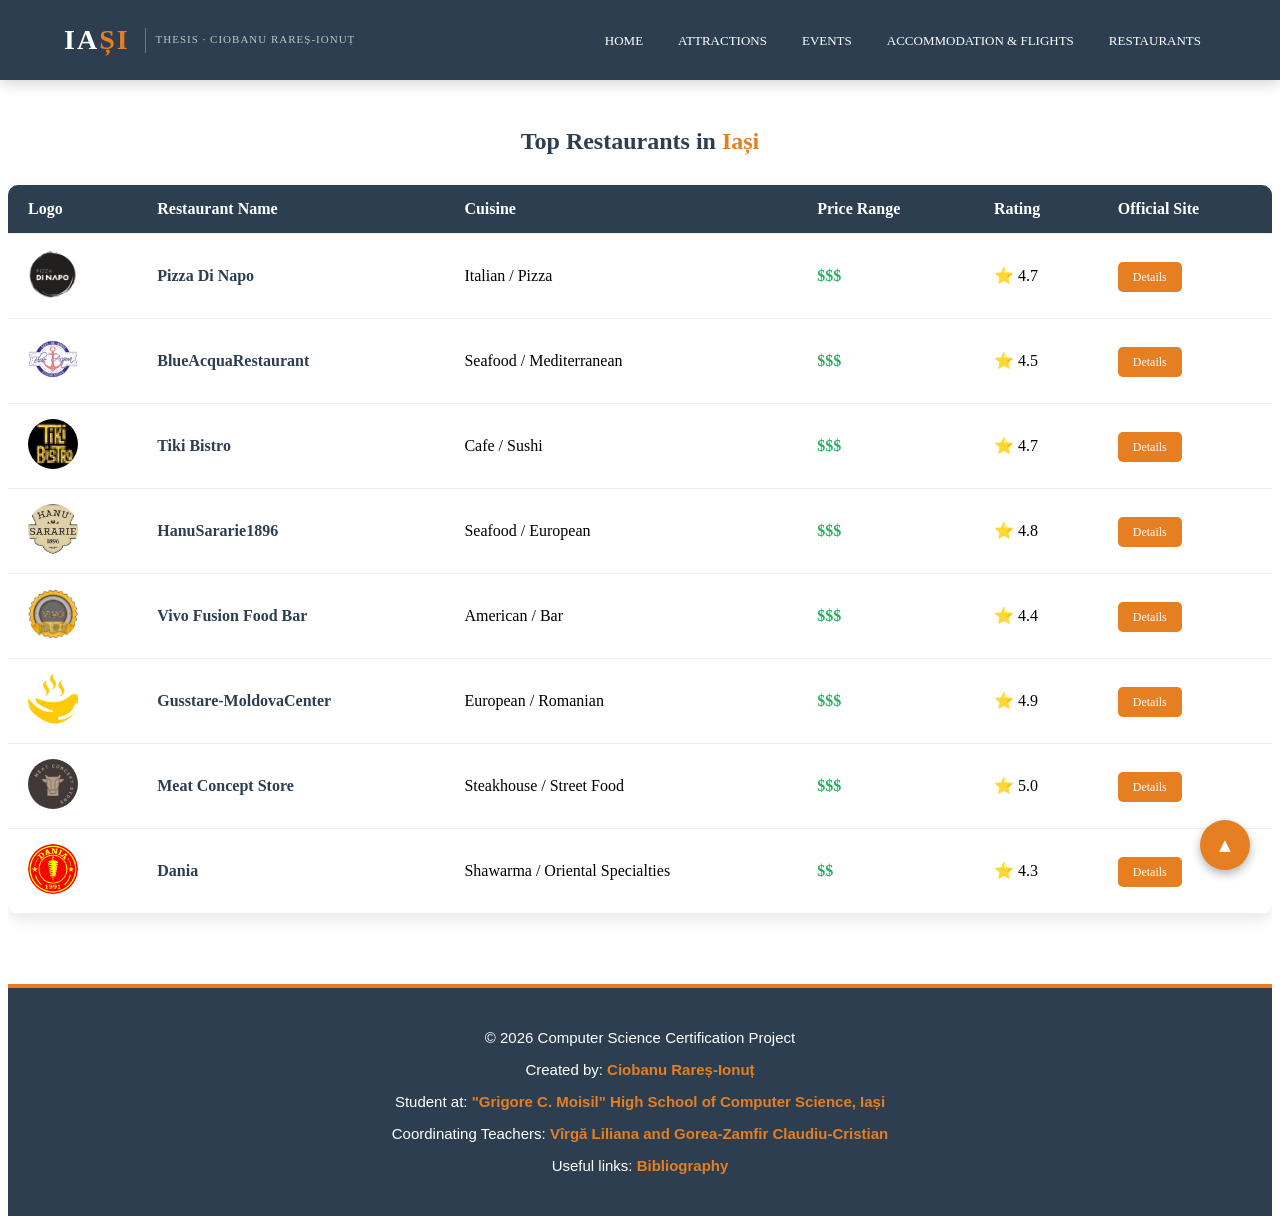
<file: en/restaurante.html>
<!DOCTYPE html>
<html>

<head>
<meta charset="UTF-8">
<meta name="viewport" content="width=device-width, initial-scale=1.0">
<title>Restaurants</title>
<link rel="stylesheet" href="../css/antet.css">
<link rel="stylesheet" href="../css/restaurante.css">
<link rel="icon" type="image/x-icon" href="../img/Iasi.png">
</head>

<body id="sus">

<a href="#sus" class="buton-sus">
    <span class="sageata">▲</span>
</a>

<header class="antet">
    <nav class="bara-navigatie">
        <div class="logo-container">
		<a href="../index.html" class="logo-main">Ia<span>și</span></a>
        <div class="logo-sub">
        <span class="linie-separatoare"></span>
        <span class="nume-autor">Thesis · Ciobanu Rareș-Ionuț</span>
        </div>
        </div>
        <ul class="meniu-linkuri">
		    <li><a href="index.html">Home</a></li>
            <li><a href="atractii.html">Attractions</a></li>
			<li><a href="evenimente.html">Events</a></li>
            <li><a href="cazari.html">Accommodation & Flights</a></li>
            <li><a href="restaurante.html">Restaurants</a></li>
        </ul>
    </nav>
</header>

<div class="tabel-container">
    <h2 class="titlu-tabel">Top Restaurants in <span>Iași</span></h2>
    <table class="tabel-restaurante">
        <thead>
            <tr>
                <th>Logo</th>
                <th>Restaurant Name</th>
                <th>Cuisine</th>
                <th>Price Range</th>
                <th>Rating</th>
                <th>Official Site</th>
            </tr>
        </thead>
        <tbody>
            <tr>
                <td><img src="../img/PizzaDiNapo.avif" alt="Logo" class="img-tabel"></td>
                <td class="nume-res">Pizza Di Napo</td>
                <td>Italian / Pizza</td>
                <td class="pret">$$$</td>
                <td class="nota">⭐ 4.7</td>
                <td><a href="https://www.pizzadinapo.ro/" target="_blank" class="btn-tabel">Details</a></td>
            </tr>
			<tr>
                <td><img src="../img/BlueAcquaRestaurant.png" alt="Logo" class="img-tabel"></td>
                <td class="nume-res">BlueAcquaRestaurant</td>
                <td>Seafood / Mediterranean</td>
                <td class="pret">$$$</td>
                <td class="nota">⭐ 4.5</td>
                <td><a href="https://www.blueacqua.ro/" target="_blank" class="btn-tabel">Details</a></td>
            </tr>
			<tr>
                <td><img src="../img/TikiBistro.ico" alt="Logo" class="img-tabel"></td>
                <td class="nume-res">Tiki Bistro</td>
                <td>Cafe / Sushi</td>
                <td class="pret">$$$</td>
                <td class="nota">⭐ 4.7</td>
                <td><a href="https://delivery.tikibistro.ro/" target="_blank" class="btn-tabel">Details</a></td>
            </tr>
			<tr>
                <td><img src="../img/HanuSararie1896.jpg" alt="Logo" class="img-tabel"></td>
                <td class="nume-res">HanuSararie1896</td>
                <td>Seafood / European</td>
                <td class="pret">$$$</td>
                <td class="nota">⭐ 4.8</td>
                <td><a href="https://hanusararie1896.com/" target="_blank" class="btn-tabel">Details</a></td>
            </tr>
			<tr>
                <td><img src="../img/VivoFusionFoodBar.avif" alt="Logo" class="img-tabel"></td>
                <td class="nume-res">Vivo Fusion Food Bar</td>
                <td>American / Bar</td>
                <td class="pret">$$$</td>
                <td class="nota">⭐ 4.4</td>
                <td><a href="https://www.vivofoodbar.com/" target="_blank" class="btn-tabel">Details</a></td>
            </tr>
			<tr>
                <td><img src="../img/Gusstare-MoldovaCenter.png" alt="Logo" class="img-tabel"></td>
                <td class="nume-res">Gusstare-MoldovaCenter</td>
                <td>European / Romanian</td>
                <td class="pret">$$$</td>
                <td class="nota">⭐ 4.9</td>
                <td><a href="https://gusstare.ro/" target="_blank" class="btn-tabel">Details</a></td>
            </tr>
			<tr>
                <td><img src="../img/MeatConceptStore.jpg" alt="Logo" class="img-tabel"></td>
                <td class="nume-res">Meat Concept Store</td>
                <td>Steakhouse / Street Food</td>
                <td class="pret">$$$</td>
                <td class="nota">⭐ 5.0</td>
                <td><a href="https://www.facebook.com/meatconceptstore/" target="_blank" class="btn-tabel">Details</a></td>
            </tr>
			<tr>
                <td><img src="../img/dania.png" alt="Logo" class="img-tabel"></td>
                <td class="nume-res">Dania</td>
                <td>Shawarma / Oriental Specialties</td>
                <td class="pret">$$</td>
                <td class="nota">⭐ 4.3</td>
                <td><a href="https://dania.ro/" target="_blank" class="btn-tabel">Details</a></td>
            </tr>
        </tbody>
    </table>
</div>

<footer class="footer-atestat">
    <div class="footer-content">
        <p>&copy; 2026 Computer Science Certification Project</p>
        <p>Created by: <strong>Ciobanu Rareș-Ionuț</strong></p>
        <p>Student at: <strong>"Grigore C. Moisil" High School of Computer Science, Iași</strong></p>
        <p>Coordinating Teachers: <strong>Vîrgă Liliana and Gorea-Zamfir Claudiu-Cristian</strong></p>
		<p>Useful links: <strong><a href="../ro/bibliografie.html" class="link-footer">Bibliography</a></strong></p>
    </div>
</footer>

</body>

</html>
</file>
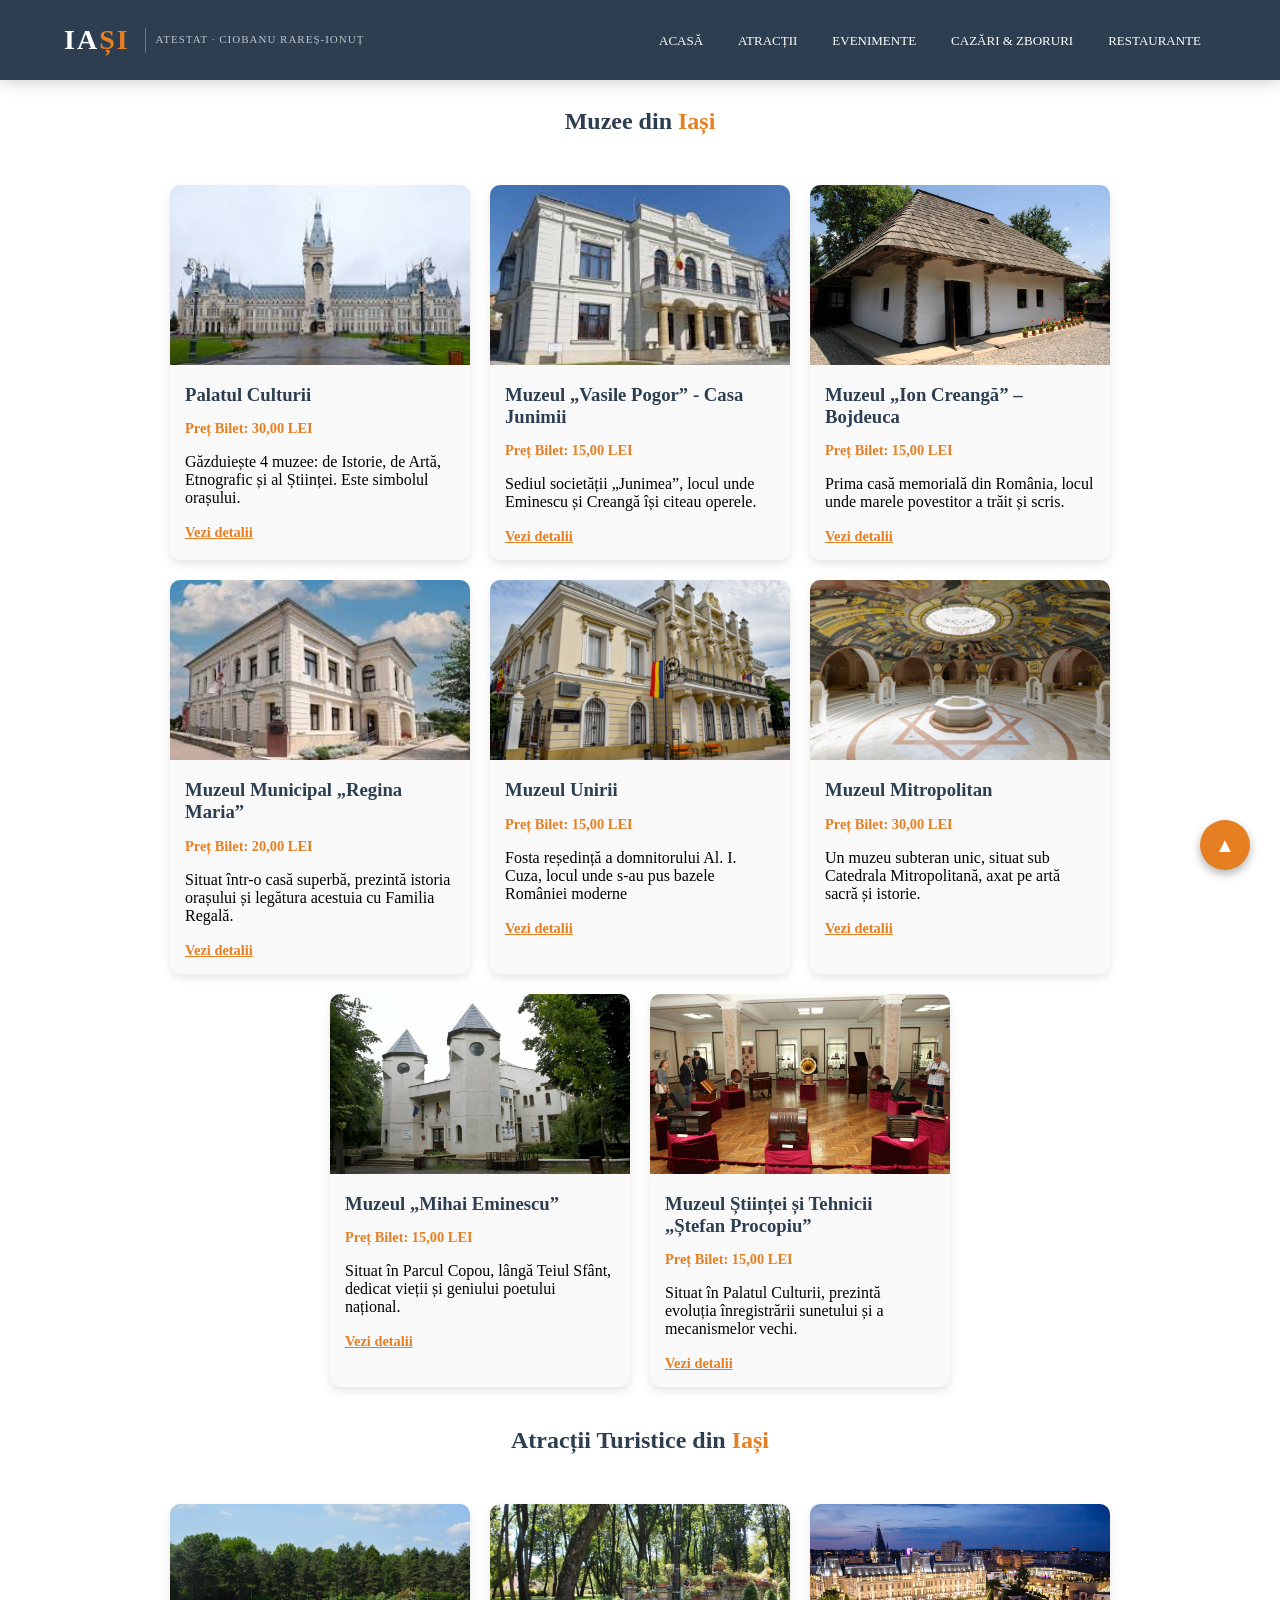
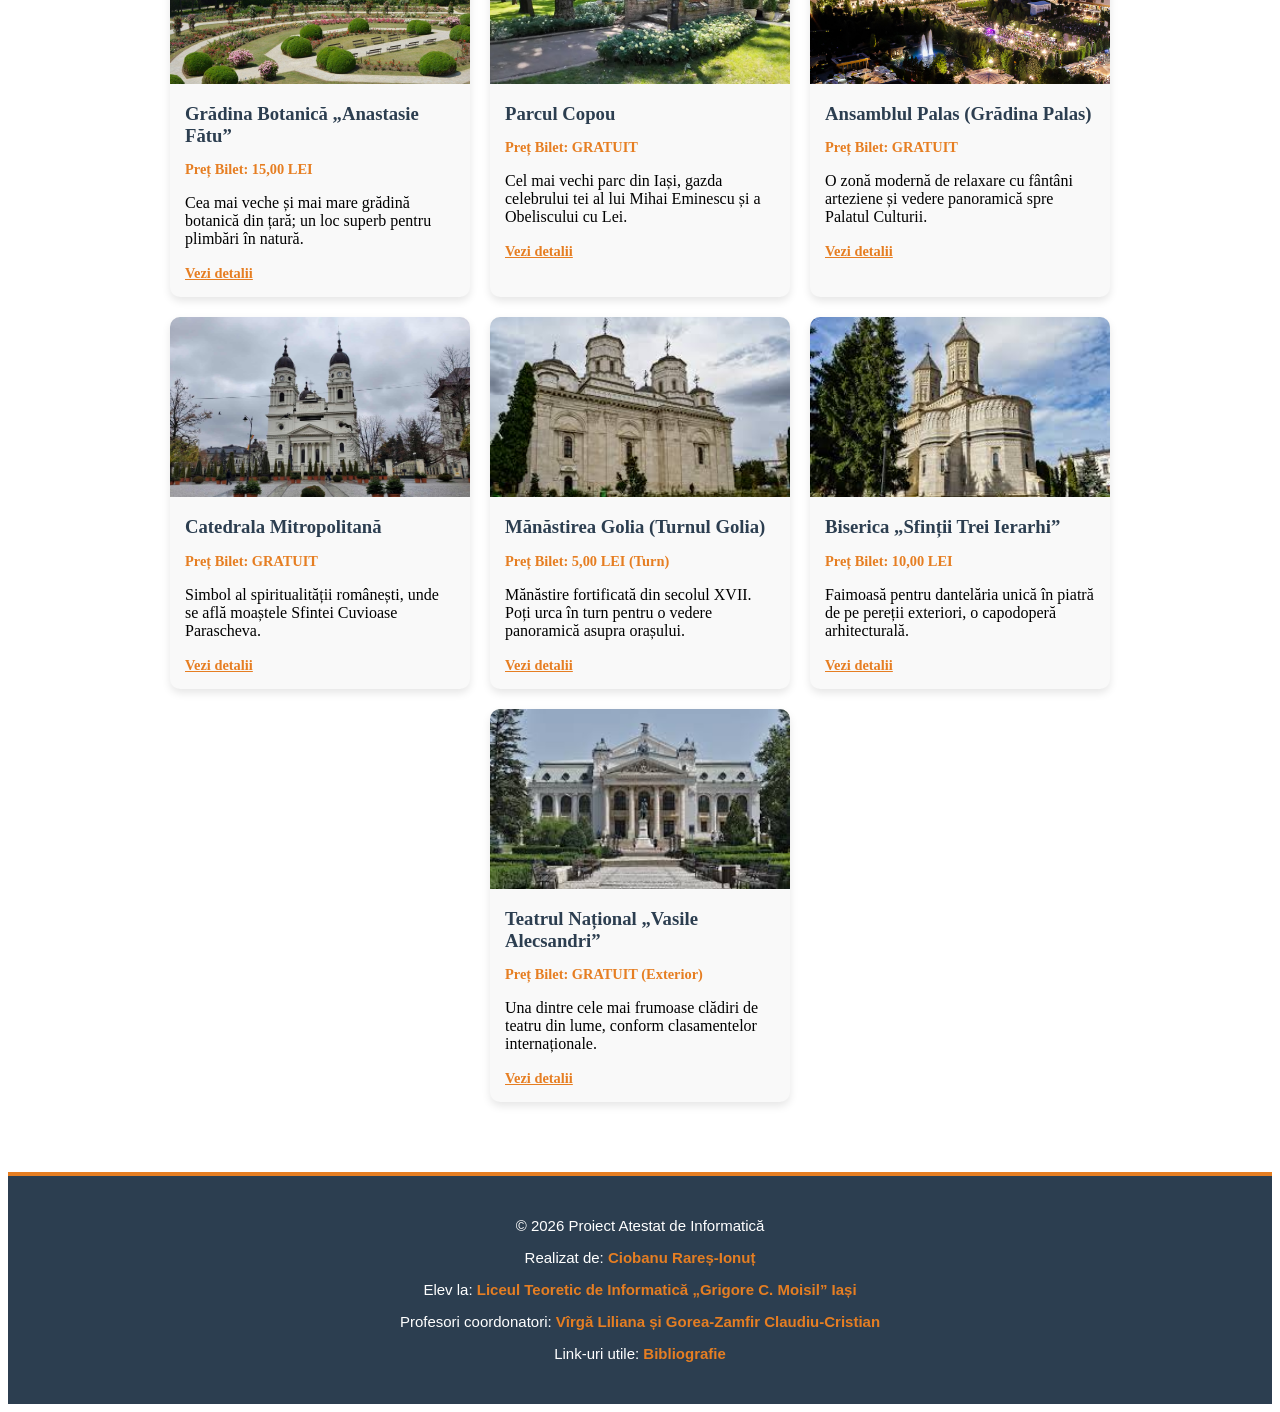
<file: ro/atractii.html>
<!DOCTYPE html>
<html>

<head>
<meta charset="UTF-8">
<meta name="viewport" content="width=device-width, initial-scale=1.0">
<title>Atracții</title>
<link rel="stylesheet" href="../css/antet.css">
<link rel="stylesheet" href="../css/atractii&evenimente.css">
<link rel="stylesheet" href="../css/restaurante.css">
<link rel="icon" type="image/x-icon" href="../img/Iasi.png">
</head>

<body id="sus">

<a href="#sus" class="buton-sus">
    <span class="sageata">▲</span>
</a>

<header class="antet">
    <nav class="bara-navigatie">
        <div class="logo-container">
		<a href="../index.html" class="logo-main">Ia<span>și</span></a>
        <div class="logo-sub">
        <span class="linie-separatoare"></span>
        <span class="nume-autor">Atestat · Ciobanu Rareș-Ionuț</span>
        </div>
        </div>
        <ul class="meniu-linkuri">
		    <li><a href="index.html">Acasă</a></li>
            <li><a href="atractii.html">Atracții</a></li>
			<li><a href="evenimente.html">Evenimente</a></li>
            <li><a href="cazari.html">Cazări & Zboruri</a></li>
            <li><a href="restaurante.html">Restaurante</a></li>
        </ul>
    </nav>
</header>

<h2 class="titlu-tabel">Muzee din <span>Iași</span></h2>

<section class="sectiune-evenimente">
    <div class="card-eveniment">
        <img src="../img/palatulculturii.jpeg" alt="Palatul Culturii">
        <div class="info-eveniment">
            <h3>Palatul Culturii</h3>
            <p class="data">Preț Bilet: 30,00 LEI</p>
            <p>Găzduiește 4 muzee: de Istorie, de Artă, Etnografic și al Științei. Este simbolul orașului.</p>
            <a href="https://palatulculturii.ro/" target="_blank" class="data">Vezi detalii</a>
        </div>
    </div>
	<div class="card-eveniment">
        <img src="../img/pogor.jpeg" alt="Vasile Pogor">
        <div class="info-eveniment">
            <h3>Muzeul „Vasile Pogor” - Casa Junimii</h3>
            <p class="data">Preț Bilet: 15,00 LEI</p>
            <p>Sediul societății „Junimea”, locul unde Eminescu și Creangă își citeau operele.</p>
            <a href="https://www.muzeulliteraturiiiasi.ro/muzeul-vasile-pogor-casa-junimii/" target="_blank" class="data">Vezi detalii</a>
        </div>
    </div>
	<div class="card-eveniment">
        <img src="../img/bojdeuca.jpeg" alt="Bojdeuca">
        <div class="info-eveniment">
            <h3>Muzeul „Ion Creangă” – Bojdeuca</h3>
            <p class="data">Preț Bilet: 15,00 LEI</p>
            <p>Prima casă memorială din România, locul unde marele povestitor a trăit și scris.</p>
            <a href="https://www.muzeulliteraturiiiasi.ro/muzeul-ion-creanga-bojdeuca/" target="_blank" class="data">Vezi detalii</a>
        </div>
    </div>
	<div class="card-eveniment">
        <img src="../img/reginamaria.jpeg" alt="Regina Maria">
        <div class="info-eveniment">
            <h3>Muzeul Municipal „Regina Maria”</h3>
            <p class="data">Preț Bilet: 20,00 LEI</p>
            <p>Situat într-o casă superbă, prezintă istoria orașului și legătura acestuia cu Familia Regală.</p>
            <a href="https://muzeulmunicipalreginamariaiasi.ro/" target="_blank" class="data">Vezi detalii</a>
        </div>
    </div>
	<div class="card-eveniment">
        <img src="../img/unirii.jpg" alt="Unirii">
        <div class="info-eveniment">
            <h3>Muzeul Unirii</h3>
            <p class="data">Preț Bilet: 15,00 LEI</p>
            <p>Fosta reședință a domnitorului Al. I. Cuza, locul unde s-au pus bazele României moderne</p>
            <a href="https://palatulculturii.ro/muzeul-unirii/" target="_blank" class="data">Vezi detalii</a>
        </div>
    </div>
	<div class="card-eveniment">
        <img src="../img/mitropolitan.jpg" alt="Mitropolitan">
        <div class="info-eveniment">
            <h3>Muzeul Mitropolitan</h3>
            <p class="data">Preț Bilet: 30,00 LEI</p>
            <p>Un muzeu subteran unic, situat sub Catedrala Mitropolitană, axat pe artă sacră și istorie.</p>
            <a href="https://muzeulmitropolitaniasi.ro/" target="_blank" class="data">Vezi detalii</a>
        </div>
    </div>
	<div class="card-eveniment">
        <img src="../img/mihaieminescu.jpg" alt="Mihai Eminescu">
        <div class="info-eveniment">
            <h3>Muzeul „Mihai Eminescu”</h3>
            <p class="data">Preț Bilet: 15,00 LEI</p>
            <p>Situat în Parcul Copou, lângă Teiul Sfânt, dedicat vieții și geniului poetului național.</p>
            <a href="https://www.muzeulliteraturiiiasi.ro/muzeul-mihai-eminescu/" target="_blank" class="data">Vezi detalii</a>
        </div>
    </div>
	<div class="card-eveniment">
        <img src="../img/stefanprocopiu.jpg" alt="Ștefan Procopiu">
        <div class="info-eveniment">
            <h3>Muzeul Științei și Tehnicii „Ștefan Procopiu”</h3>
            <p class="data">Preț Bilet: 15,00 LEI</p>
            <p>Situat în Palatul Culturii, prezintă evoluția înregistrării sunetului și a mecanismelor vechi.</p>
            <a href="https://palatulculturii.ro/muzeul-stiintei-si-tehnicii-stefan-procopiu/" target="_blank" class="data">Vezi detalii</a>
        </div>
    </div>
</section>

<h2 class="titlu-tabel">Atracții Turistice din <span>Iași</span></h2>

<section class="sectiune-evenimente">
    <div class="card-eveniment">
        <img src="../img/botanica.jpg" alt="Gradina Botanica">
        <div class="info-eveniment">
            <h3>Grădina Botanică „Anastasie Fătu”</h3>
            <p class="data">Preț Bilet: 15,00 LEI</p>
            <p>Cea mai veche și mai mare grădină botanică din țară; un loc superb pentru plimbări în natură.</p>
            <a href="https://botanica.uaic.ro/" target="_blank" class="data">Vezi detalii</a>
        </div>
    </div>
    <div class="card-eveniment">
        <img src="../img/copou.jpg" alt="Parcul Copou">
        <div class="info-eveniment">
            <h3>Parcul Copou</h3>
            <p class="data">Preț Bilet: GRATUIT</p>
            <p>Cel mai vechi parc din Iași, gazda celebrului tei al lui Mihai Eminescu și a Obeliscului cu Lei.</p>
            <a href="https://www.primaria-iasi.ro/" target="_blank" class="data">Vezi detalii</a>
        </div>
    </div>
    <div class="card-eveniment">
        <img src="../img/palas.jpeg" alt="Gradina Palas">
        <div class="info-eveniment">
            <h3>Ansamblul Palas (Grădina Palas)</h3>
            <p class="data">Preț Bilet: GRATUIT</p>
            <p>O zonă modernă de relaxare cu fântâni arteziene și vedere panoramică spre Palatul Culturii.</p>
            <a href="https://palasiasi.ro/" target="_blank" class="data">Vezi detalii</a>
        </div>
    </div>
    <div class="card-eveniment">
        <img src="../img/catedrala.jpg" alt="Catedrala Mitropolitana">
        <div class="info-eveniment">
            <h3>Catedrala Mitropolitană</h3>
            <p class="data">Preț Bilet: GRATUIT</p>
            <p>Simbol al spiritualității românești, unde se află moaștele Sfintei Cuvioase Parascheva.</p>
            <a href="https://mmb.ro/" target="_blank" class="data">Vezi detalii</a>
        </div>
    </div>
    <div class="card-eveniment">
        <img src="../img/golia.jpeg" alt="Turnul Golia">
        <div class="info-eveniment">
            <h3>Mănăstirea Golia (Turnul Golia)</h3>
            <p class="data">Preț Bilet: 5,00 LEI (Turn)</p>
            <p>Mănăstire fortificată din secolul XVII. Poți urca în turn pentru o vedere panoramică asupra orașului.</p>
            <a href="http://www.golia.ro/" target="_blank" class="data">Vezi detalii</a>
        </div>
    </div>
    <div class="card-eveniment">
        <img src="../img/treiierarhi.jpeg" alt="Trei Ierarhi">
        <div class="info-eveniment">
            <h3>Biserica „Sfinții Trei Ierarhi”</h3>
            <p class="data">Preț Bilet: 10,00 LEI</p>
            <p>Faimoasă pentru dantelăria unică în piatră de pe pereții exteriori, o capodoperă arhitecturală.</p>
            <a href="https://www.manastireasftreiierarhi.ro/" target="_blank" class="data">Vezi detalii</a>
        </div>
    </div>
    <div class="card-eveniment">
        <img src="../img/teatrulnational.jpeg" alt="Teatrul National">
        <div class="info-eveniment">
            <h3>Teatrul Național „Vasile Alecsandri”</h3>
            <p class="data">Preț Bilet: GRATUIT (Exterior)</p>
            <p>Una dintre cele mai frumoase clădiri de teatru din lume, conform clasamentelor internaționale.</p>
            <a href="https://teatrulnationaliasi.ro/" target="_blank" class="data">Vezi detalii</a>
        </div>
    </div>
</section>

<footer class="footer-atestat">
    <div class="footer-content">
        <p>&copy; 2026 Proiect Atestat de Informatică</p>
        <p>Realizat de: <strong>Ciobanu Rareș-Ionuț</strong></p>
        <p>Elev la: <strong>Liceul Teoretic de Informatică „Grigore C. Moisil” Iași</strong></p>
        <p>Profesori coordonatori: <strong>Vîrgă Liliana și Gorea-Zamfir Claudiu-Cristian</strong></p>
		<p>Link-uri utile: <strong><a href="bibliografie.html" class="link-footer">Bibliografie</a></strong></p>
    </div>
</footer>

</body>

</html>
</file>
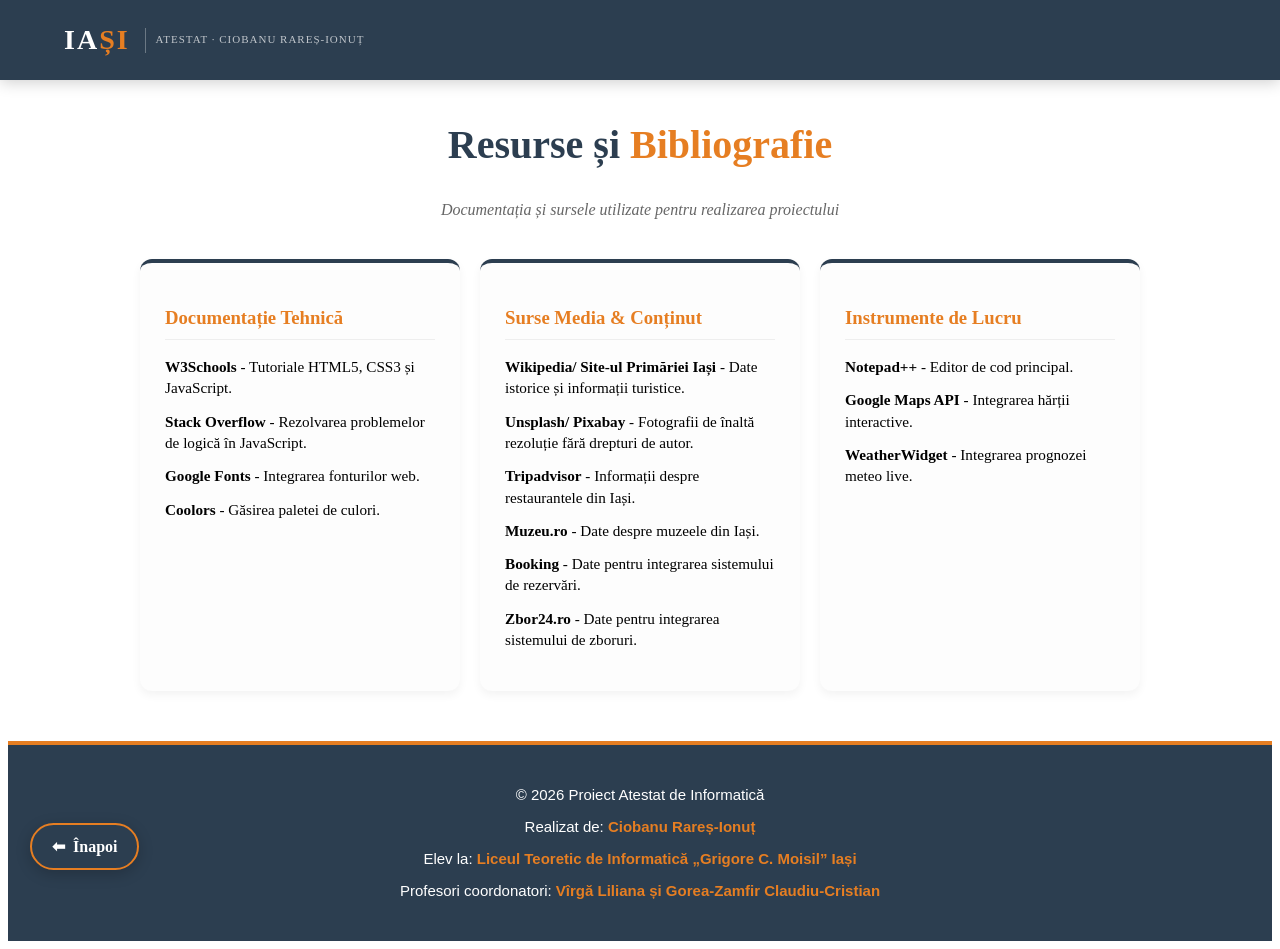
<file: ro/bibliografie.html>
<!DOCTYPE html>
<html lang="ro">
<head>
    <meta charset="UTF-8">
    <meta name="viewport" content="width=device-width, initial-scale=1.0">
    <title>Bibliografie - Atestat</title>
    <link rel="stylesheet" href="../css/antet.css">
    <link rel="stylesheet" href="../css/bibliografie.css">
    <link rel="icon" type="image/x-icon" href="../img/Iasi.png">
</head>
<body>

<header class="antet">
    <nav class="bara-navigatie">
        <div class="logo-container">
            <a href="../index.html" class="logo-main">Ia<span>și</span></a>
            <div class="logo-sub">
                <span class="linie-separatoare"></span>
                <span class="nume-autor">Atestat · Ciobanu Rareș-Ionuț</span>
            </div>
        </div>
    </nav>
</header>

<section class="bibliografie-container">
    <h1>Resurse și <span>Bibliografie</span></h1>
    <p class="subtitle">Documentația și sursele utilizate pentru realizarea proiectului</p>

    <div class="grid-bibliografie">
        <div class="card-resursa">
            <h3>Documentație Tehnică</h3>
            <ul>
                <li><strong>W3Schools</strong> - Tutoriale HTML5, CSS3 și JavaScript.</li>
                <li><strong>Stack Overflow</strong> - Rezolvarea problemelor de logică în JavaScript.</li>
                <li><strong>Google Fonts</strong> - Integrarea fonturilor web.</li>
				<li><strong>Coolors</strong> - Găsirea paletei de culori.</li>
            </ul>
        </div>

        <div class="card-resursa">
            <h3>Surse Media & Conținut</h3>
            <ul>
                <li><strong>Wikipedia/ Site-ul Primăriei Iași</strong> - Date istorice și informații turistice.</li>
                <li><strong>Unsplash/ Pixabay</strong> - Fotografii de înaltă rezoluție fără drepturi de autor.</li>
				<li><strong>Tripadvisor</strong> - Informații despre restaurantele din Iași.</li>
				<li><strong>Muzeu.ro</strong> - Date despre muzeele din Iași.</li>
				<li><strong>Booking</strong> - Date pentru integrarea sistemului de rezervări.</li>
				<li><strong>Zbor24.ro</strong> - Date pentru integrarea sistemului de zboruri.</li>
            </ul>
        </div>

        <div class="card-resursa">
            <h3>Instrumente de Lucru</h3>
            <ul>
                <li><strong>Notepad++</strong> - Editor de cod principal.</li>
                <li><strong>Google Maps API</strong> - Integrarea hărții interactive.</li>
                <li><strong>WeatherWidget</strong> - Integrarea prognozei meteo live.</li>
            </ul>
        </div>
    </div>
</section>

<a href="javascript:history.back()" class="btn-back">
    <span class="icon">⬅</span> Înapoi
</a>

<footer class="footer-atestat">
    <div class="footer-content">
        <p>&copy; 2026 Proiect Atestat de Informatică</p>
        <p>Realizat de: <strong>Ciobanu Rareș-Ionuț</strong></p>
        <p>Elev la: <strong>Liceul Teoretic de Informatică „Grigore C. Moisil” Iași</strong></p>
        <p>Profesori coordonatori: <strong>Vîrgă Liliana și Gorea-Zamfir Claudiu-Cristian</strong></p>
    </div>
</footer>

</body>
</html>
</file>
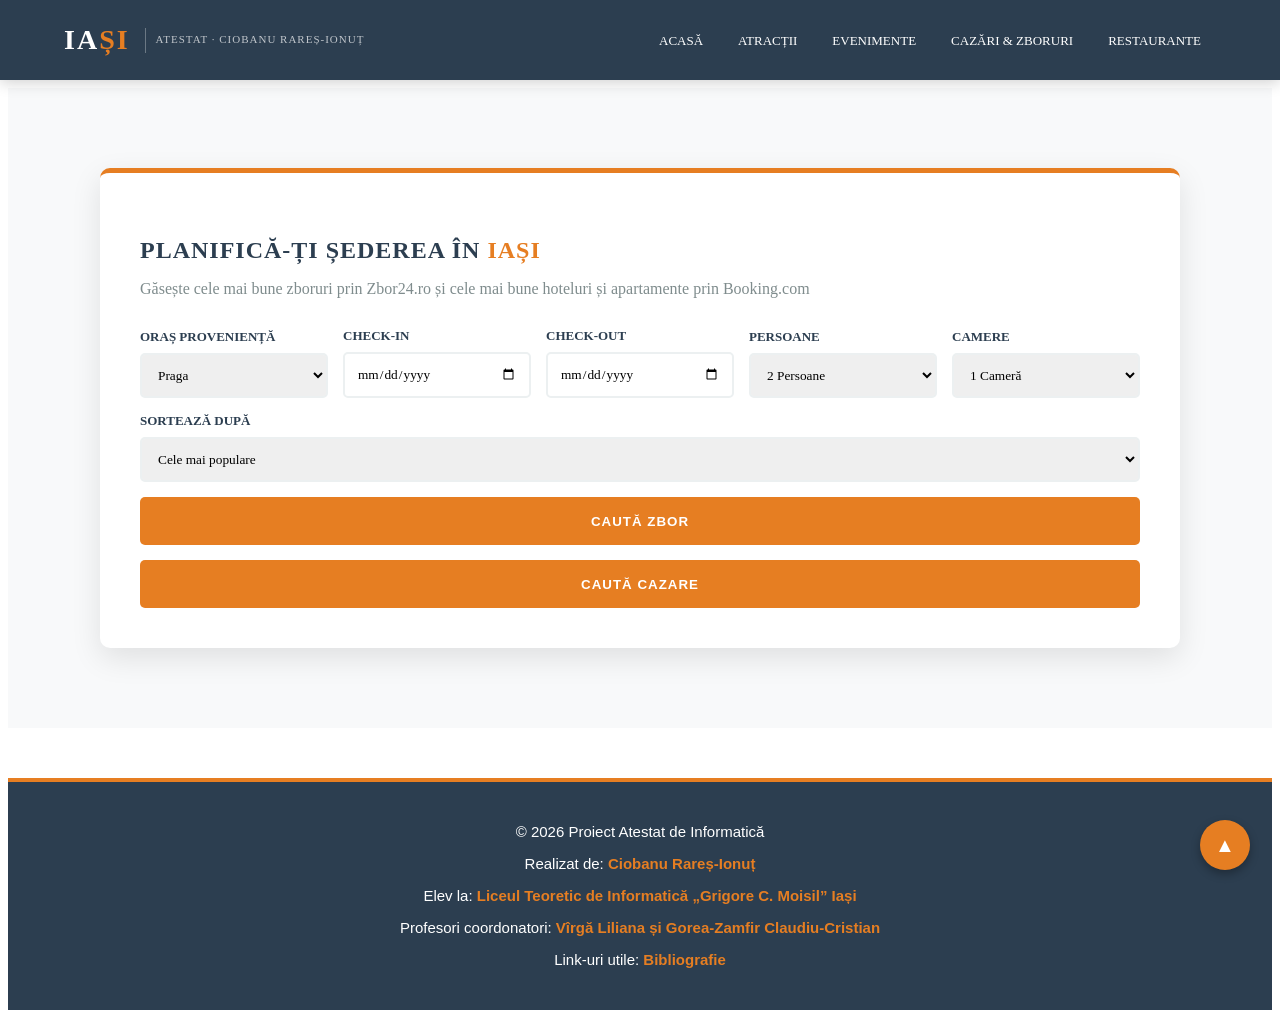
<file: ro/cazari.html>
<!DOCTYPE html>
<html>

<head>
<meta charset="UTF-8">
<meta name="viewport" content="width=device-width, initial-scale=1.0">
<title>Cazări & Zboruri</title>
<link rel="stylesheet" href="../css/antet.css">
<link rel="stylesheet" href="../css/cazari.css">
<link rel="icon" type="image/x-icon" href="../img/Iasi.png">
</head>

<body id="sus">

<a href="#sus" class="buton-sus">
    <span class="sageata">▲</span>
</a>

<header class="antet">
    <nav class="bara-navigatie">
        <div class="logo-container">
		<a href="../index.html" class="logo-main">Ia<span>și</span></a>
        <div class="logo-sub">
        <span class="linie-separatoare"></span>
        <span class="nume-autor">Atestat · Ciobanu Rareș-Ionuț</span>
        </div>
        </div>
        <ul class="meniu-linkuri">
		    <li><a href="index.html">Acasă</a></li>
            <li><a href="atractii.html">Atracții</a></li>
			<li><a href="evenimente.html">Evenimente</a></li>
            <li><a href="cazari.html">Cazări & Zboruri</a></li>
            <li><a href="restaurante.html">Restaurante</a></li>
        </ul>
    </nav>
</header>

<section class="cautare-cazare">
    <div class="cazare-box">
        <div class="cazare-antet">
            <h3>Planifică-ți șederea în <span>Iași</span></h3>
			<p>Găsește cele mai bune zboruri prin Zbor24.ro și cele mai bune hoteluri și apartamente prin Booking.com</p>
        </div>
        
        <div class="input-group-cazare">
		    <div class="field">
                <label><i class="fas fa-users"></i> Oraș Proveniență</label>
                <select id="oras">
                    <option value="VIE">Viena</option>
                    <option value="PRG" selected>Praga</option>
                    <option value="MAD">Madrid</option>
                    <option value="LON">Londra</option>
					<option value="BER">Berlin</option>
					<option value="ROM">Roma</option>
					<option value="DUB">Dublin</option>
					<option value="LUX">Luxemburg</option>
					<option value="PAR">Paris</option>
					<option value="AMS">Amsterdam</option>
                </select>
            </div>
            <div class="field">
                <label><i class="fas fa-calendar-alt"></i> Check-in</label>
                <input type="date" id="checkin">
            </div>
            <div class="field">
                <label><i class="fas fa-calendar-check"></i> Check-out</label>
                <input type="date" id="checkout">
            </div>
            <div class="field">
                <label><i class="fas fa-users"></i> Persoane</label>
                <select id="persoane">
                    <option value="1">1 Persoană</option>
                    <option value="2" selected>2 Persoane</option>
                    <option value="3">3 Persoane</option>
                    <option value="4">4 Persoane</option>
					<option value="5">5 Persoane</option>
					<option value="6">6 Persoane</option>
					<option value="7">7 Persoane</option>
					<option value="8">8 Persoane</option>
					<option value="9">9 Persoane</option>
                </select>
            </div>
			<div class="field">
                <label><i class="fas fa-users"></i> Camere</label>
                <select id="camere">
                    <option value="1">1 Cameră</option>
                    <option value="2">2 Camere</option>
                    <option value="3">3 Camere</option>
					<option value="4">4 Camere</option>
                </select>
            </div>
			<div class="field">
			    <label><i class="fas fa-users"></i> Sortează după</label>
                <select id="ordine">
                    <option value="popularity">Cele mai populare</option>
                    <option value="price">Preț (Crescător)</option>
					<option value="price_from_high_to_low">Preț (Descrescător)</option>
                    <option value="class_asc">Stele (1 -> 5)</option>
                    <option value="class">Stele (5 -> 1)</option>
                    <option value="distance_from_search">Distanța față de centru</option>
                </select>
            </div>
			<button onclick="cautaPeZbor24()" class="btn-cauta">
                CAUTĂ ZBOR
            </button>
            <button onclick="cautaPeBooking()" class="btn-cauta">
                CAUTĂ CAZARE
            </button>
        </div>
    </div>
</section>

<footer class="footer-atestat">
    <div class="footer-content">
        <p>&copy; 2026 Proiect Atestat de Informatică</p>
        <p>Realizat de: <strong>Ciobanu Rareș-Ionuț</strong></p>
        <p>Elev la: <strong>Liceul Teoretic de Informatică „Grigore C. Moisil” Iași</strong></p>
        <p>Profesori coordonatori: <strong>Vîrgă Liliana și Gorea-Zamfir Claudiu-Cristian</strong></p>
		<p>Link-uri utile: <strong><a href="bibliografie.html" class="link-footer">Bibliografie</a></strong></p>
    </div>
</footer>

<script>
function cautaPeBooking() {
    const checkin = document.getElementById('checkin').value;
    const checkout = document.getElementById('checkout').value;
    const adulti = document.getElementById('persoane').value;
	const camere = document.getElementById('camere').value;
	const ordine = document.getElementById('ordine').value;
    let url = "https://www.booking.com/searchresults.ro.html?ss=Ia%C5%9Fi%2C+Rom%C3%A2nia&label=gen173nr-10CAQoggJCDWNpdHlfLTExNTQ1NjFIIFgEaMABiAEBmAEzuAEXyAEM2AED6AEB-AEBiAIBqAIBuAKnu57PBsACAdICJGZmNDdkOWFhLTY5ZDktNDM4MC1hOTA2LTk4NDMzOTNiNTJjOdgCAeACAQ&aid=304142&lang=ro&sb=1&src_elem=sb&src=searchresults&dest_id=-1161664&dest_type=city";
    if (checkin && checkout) {
        url += `&checkin=${checkin}&checkout=${checkout}`;
    }
    url += `&group_adults=${adulti}&no_rooms=${camere}&group_children=0&order=${ordine}`;
    if (checkin){
	window.open(url, '_blank');
	}
}

function cautaPeZbor24() {
    const oras = document.getElementById('oras').value;
    const checkin = document.getElementById('checkin').value;
    const checkout = document.getElementById('checkout').value;
    const adulti = document.getElementById('persoane').value;
	const camere = document.getElementById('camere').value;
	const ordine = document.getElementById('ordine').value;
    let url = "https://www.zbor24.ro/search/";
    url += `${oras}/IAS/${checkin}/`;
	if (checkout) {
        url += `${checkout}?`;
    }
	else {
	url += `-?`;
	}
    url += `passengers=${adulti}_0_0&cabinclass=economy`;
    if (checkin){
	window.open(url, '_blank');
	}
}
</script>

</body>

</html>
</file>
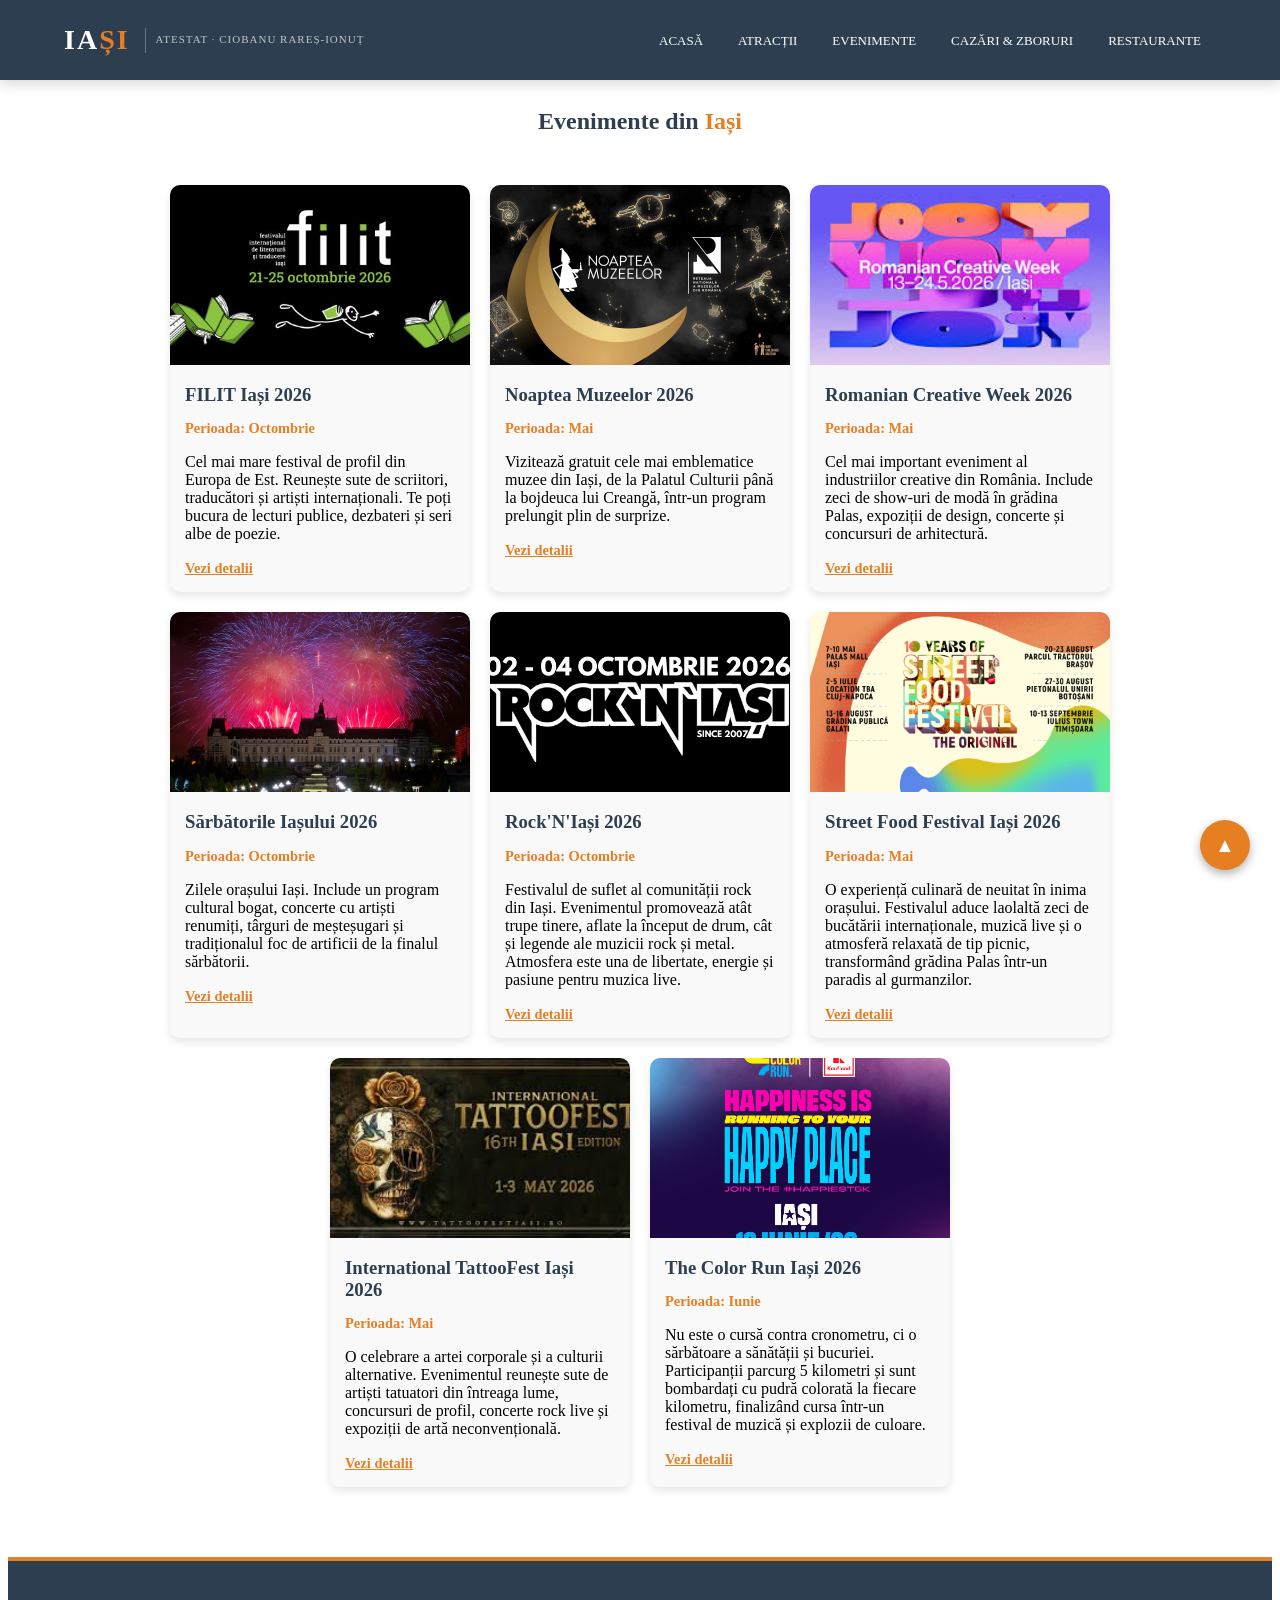
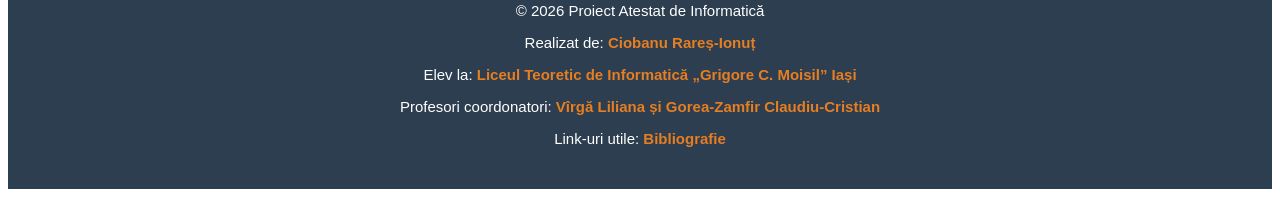
<file: ro/evenimente.html>
<!DOCTYPE html>
<html>

<head>
<meta charset="UTF-8">
<meta name="viewport" content="width=device-width, initial-scale=1.0">
<title>Evenimente</title>
<link rel="stylesheet" href="../css/antet.css">
<link rel="stylesheet" href="../css/atractii&evenimente.css">
<link rel="stylesheet" href="../css/restaurante.css">
<link rel="icon" type="image/x-icon" href="../img/Iasi.png">
</head>

<body id="sus">

<a href="#sus" class="buton-sus">
    <span class="sageata">▲</span>
</a>

<header class="antet">
    <nav class="bara-navigatie">
        <div class="logo-container">
		<a href="../index.html" class="logo-main">Ia<span>și</span></a>
        <div class="logo-sub">
        <span class="linie-separatoare"></span>
        <span class="nume-autor">Atestat · Ciobanu Rareș-Ionuț</span>
        </div>
        </div>
        <ul class="meniu-linkuri">
		    <li><a href="index.html">Acasă</a></li>
            <li><a href="atractii.html">Atracții</a></li>
			<li><a href="evenimente.html">Evenimente</a></li>
            <li><a href="cazari.html">Cazări & Zboruri</a></li>
            <li><a href="restaurante.html">Restaurante</a></li>
        </ul>
    </nav>
</header>

<h2 class="titlu-tabel">Evenimente din <span>Iași</span></h2>

<section class="sectiune-evenimente">
    <div class="card-eveniment">
        <img src="../img/filit.jpg" alt="FILIT">
        <div class="info-eveniment">
            <h3>FILIT Iași 2026</h3>
            <p class="data">Perioada: Octombrie</p>
            <p>Cel mai mare festival de profil din Europa de Est. Reunește sute de scriitori, traducători și artiști internaționali. Te poți bucura de lecturi publice, dezbateri și seri albe de poezie.</p>
            <a href="https://www.filit-iasi.ro" target="_blank" class="data">Vezi detalii</a>
        </div>
    </div>
	<div class="card-eveniment">
        <img src="../img/noapteamuzeelor.jpg" alt="Noaptea Muzeelor">
        <div class="info-eveniment">
            <h3>Noaptea Muzeelor 2026</h3>
            <p class="data">Perioada: Mai</p>
            <p>Vizitează gratuit cele mai emblematice muzee din Iași, de la Palatul Culturii până la bojdeuca lui Creangă, într-un program prelungit plin de surprize.</p>
            <a href="https://noapteamuzeelor.org/muzee/iasi/" target="_blank" class="data">Vezi detalii</a>
        </div>
    </div>
	<div class="card-eveniment">
        <img src="../img/rcw.jpeg" alt="RCW">
        <div class="info-eveniment">
            <h3>Romanian Creative Week 2026</h3>
            <p class="data">Perioada: Mai</p>
            <p>Cel mai important eveniment al industriilor creative din România. Include zeci de show-uri de modă în grădina Palas, expoziții de design, concerte și concursuri de arhitectură.</p>
            <a href="https://romaniancreativeweek.ro/" target="_blank" class="data">Vezi detalii</a>
        </div>
    </div>
	<div class="card-eveniment">
        <img src="../img/sarbatorileiasului.jpg" alt="Sărbătorile Iașului">
        <div class="info-eveniment">
            <h3>Sărbătorile Iașului 2026</h3>
            <p class="data">Perioada: Octombrie</p>
            <p>Zilele orașului Iași. Include un program cultural bogat, concerte cu artiști renumiți, târguri de meșteșugari și tradiționalul foc de artificii de la finalul sărbătorii.</p>
            <a href="https://www.primaria-iasi.ro/" target="_blank" class="data">Vezi detalii</a>
        </div>
    </div>
	<div class="card-eveniment">
        <img src="../img/rock'n'iasi.png" alt="Rock'N'Iași">
        <div class="info-eveniment">
            <h3>Rock'N'Iași 2026</h3>
            <p class="data">Perioada: Octombrie</p>
            <p>Festivalul de suflet al comunității rock din Iași. Evenimentul promovează atât trupe tinere, aflate la început de drum, cât și legende ale muzicii rock și metal. Atmosfera este una de libertate, energie și pasiune pentru muzica live.</p>
            <a href="https://www.facebook.com/rniasi/" target="_blank" class="data">Vezi detalii</a>
        </div>
    </div>
	<div class="card-eveniment">
        <img src="../img/streetfoodfestival.jpg" alt="Street Food Festival Iași">
        <div class="info-eveniment">
            <h3>Street Food Festival Iași 2026</h3>
            <p class="data">Perioada: Mai</p>
            <p>O experiență culinară de neuitat în inima orașului. Festivalul aduce laolaltă zeci de bucătării internaționale, muzică live și o atmosferă relaxată de tip picnic, transformând grădina Palas într-un paradis al gurmanzilor.</p>
            <a href="https://www.facebook.com/StreetFoodFestivalRomania" target="_blank" class="data">Vezi detalii</a>
        </div>
    </div>
	<div class="card-eveniment">
        <img src="../img/internationaltattoofest.jpeg" alt="International TattooFest Iași">
        <div class="info-eveniment">
            <h3>International TattooFest Iași 2026</h3>
            <p class="data">Perioada: Mai</p>
            <p>O celebrare a artei corporale și a culturii alternative. Evenimentul reunește sute de artiști tatuatori din întreaga lume, concursuri de profil, concerte rock live și expoziții de artă neconvențională.</p>
            <a href="https://tattoofestiasi.ro/" target="_blank" class="data">Vezi detalii</a>
        </div>
    </div>
	<div class="card-eveniment">
        <img src="../img/tcr.jpg" alt="The Color Run Iași">
        <div class="info-eveniment">
            <h3>The Color Run Iași 2026</h3>
            <p class="data">Perioada: Iunie</p>
            <p>Nu este o cursă contra cronometru, ci o sărbătoare a sănătății și bucuriei. Participanții parcurg 5 kilometri și sunt bombardați cu pudră colorată la fiecare kilometru, finalizând cursa într-un festival de muzică și explozii de culoare.</p>
            <a href="https://www.thecolorrun.ro/evenimente/iasi/" target="_blank" class="data">Vezi detalii</a>
        </div>
    </div>
</section>

<footer class="footer-atestat">
    <div class="footer-content">
        <p>&copy; 2026 Proiect Atestat de Informatică</p>
        <p>Realizat de: <strong>Ciobanu Rareș-Ionuț</strong></p>
        <p>Elev la: <strong>Liceul Teoretic de Informatică „Grigore C. Moisil” Iași</strong></p>
        <p>Profesori coordonatori: <strong>Vîrgă Liliana și Gorea-Zamfir Claudiu-Cristian</strong></p>
		<p>Link-uri utile: <strong><a href="bibliografie.html" class="link-footer">Bibliografie</a></strong></p>
    </div>
</footer>

</body>

</html>
</file>
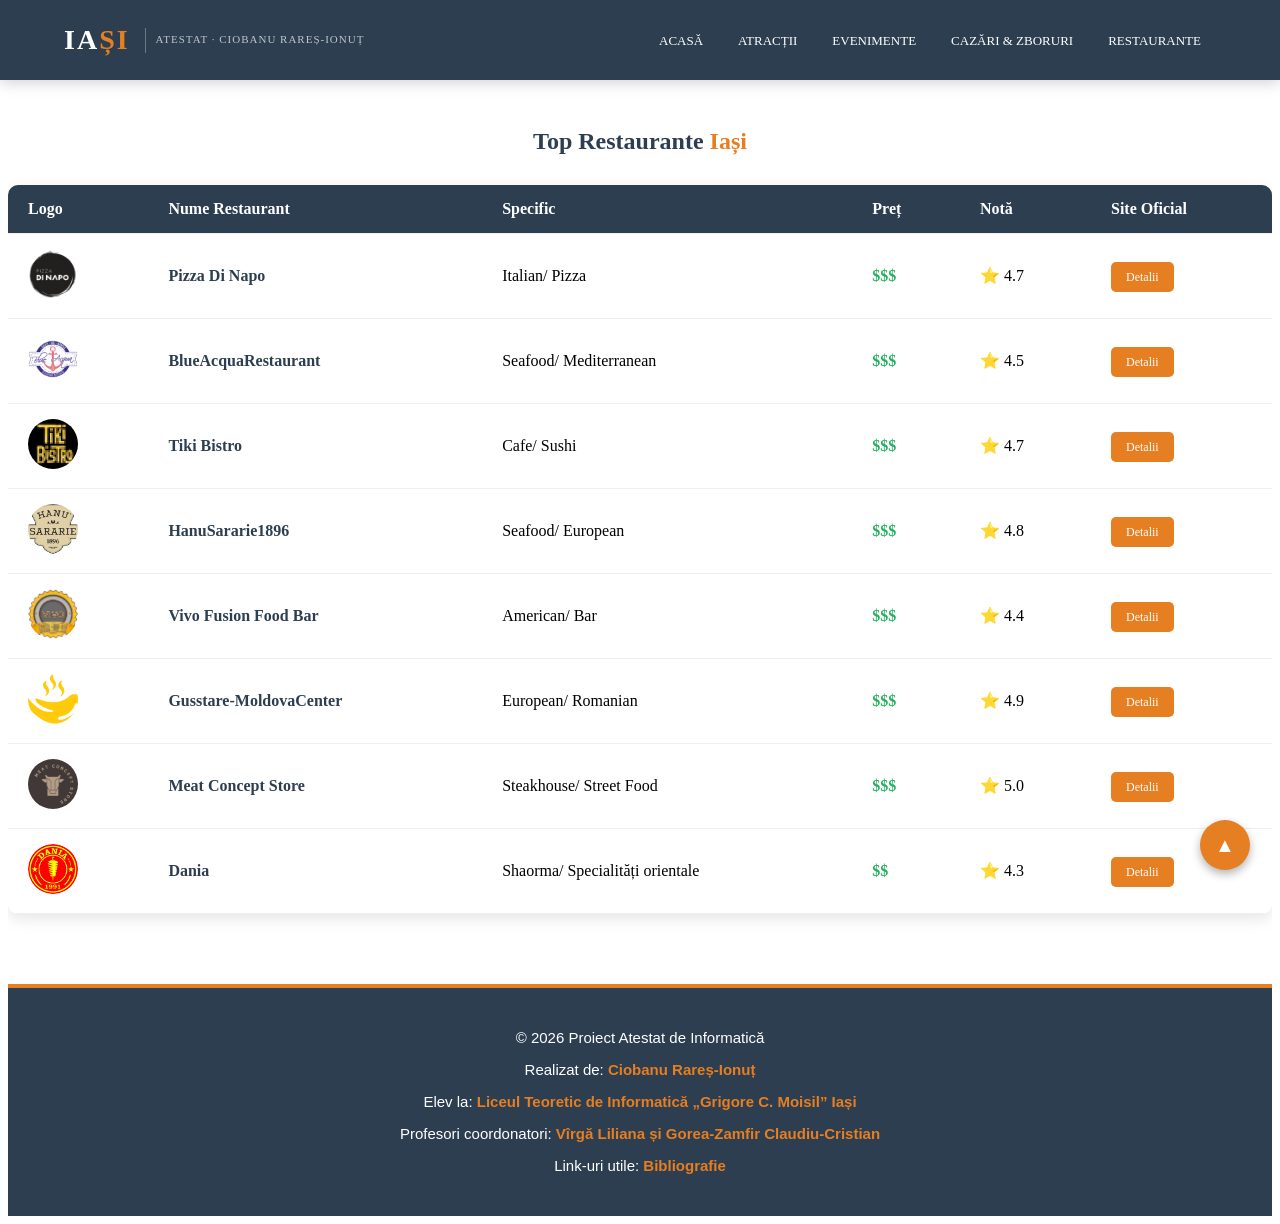
<file: ro/restaurante.html>
<!DOCTYPE html>
<html>

<head>
<meta charset="UTF-8">
<meta name="viewport" content="width=device-width, initial-scale=1.0">
<title>Restaurante</title>
<link rel="stylesheet" href="../css/antet.css">
<link rel="stylesheet" href="../css/restaurante.css">
<link rel="icon" type="image/x-icon" href="../img/Iasi.png">
</head>

<body id="sus">

<a href="#sus" class="buton-sus">
    <span class="sageata">▲</span>
</a>

<header class="antet">
    <nav class="bara-navigatie">
        <div class="logo-container">
		<a href="../index.html" class="logo-main">Ia<span>și</span></a>
        <div class="logo-sub">
        <span class="linie-separatoare"></span>
        <span class="nume-autor">Atestat · Ciobanu Rareș-Ionuț</span>
        </div>
        </div>
        <ul class="meniu-linkuri">
		    <li><a href="index.html">Acasă</a></li>
            <li><a href="atractii.html">Atracții</a></li>
			<li><a href="evenimente.html">Evenimente</a></li>
            <li><a href="cazari.html">Cazări & Zboruri</a></li>
            <li><a href="restaurante.html">Restaurante</a></li>
        </ul>
    </nav>
</header>

<div class="tabel-container">
    <h2 class="titlu-tabel">Top Restaurante <span>Iași</span></h2>
    <table class="tabel-restaurante">
        <thead>
            <tr>
                <th>Logo</th>
                <th>Nume Restaurant</th>
                <th>Specific</th>
                <th>Preț</th>
                <th>Notă</th>
                <th>Site Oficial</th>
            </tr>
        </thead>
        <tbody>
            <tr>
                <td><img src="../img/PizzaDiNapo.avif" alt="Logo" class="img-tabel"></td>
                <td class="nume-res">Pizza Di Napo</td>
                <td>Italian/ Pizza</td>
                <td class="pret">$$$</td>
                <td class="nota">⭐ 4.7</td>
                <td><a href="https://www.pizzadinapo.ro/" target="_blank" class="btn-tabel">Detalii</a></td>
            </tr>
			<tr>
                <td><img src="../img/BlueAcquaRestaurant.png" alt="Logo" class="img-tabel"></td>
                <td class="nume-res">BlueAcquaRestaurant</td>
                <td>Seafood/ Mediterranean</td>
                <td class="pret">$$$</td>
                <td class="nota">⭐ 4.5</td>
                <td><a href="https://www.blueacqua.ro/" target="_blank" class="btn-tabel">Detalii</a></td>
            </tr>
			<tr>
                <td><img src="../img/TikiBistro.ico" alt="Logo" class="img-tabel"></td>
                <td class="nume-res">Tiki Bistro</td>
                <td>Cafe/ Sushi</td>
                <td class="pret">$$$</td>
                <td class="nota">⭐ 4.7</td>
                <td><a href="https://delivery.tikibistro.ro/" target="_blank" class="btn-tabel">Detalii</a></td>
            </tr>
			<tr>
                <td><img src="../img/HanuSararie1896.jpg" alt="Logo" class="img-tabel"></td>
                <td class="nume-res">HanuSararie1896</td>
                <td>Seafood/ European</td>
                <td class="pret">$$$</td>
                <td class="nota">⭐ 4.8</td>
                <td><a href="https://hanusararie1896.com/" target="_blank" class="btn-tabel">Detalii</a></td>
            </tr>
			<tr>
                <td><img src="../img/VivoFusionFoodBar.avif" alt="Logo" class="img-tabel"></td>
                <td class="nume-res">Vivo Fusion Food Bar</td>
                <td>American/ Bar</td>
                <td class="pret">$$$</td>
                <td class="nota">⭐ 4.4</td>
                <td><a href="https://www.vivofoodbar.com/" target="_blank" class="btn-tabel">Detalii</a></td>
            </tr>
			<tr>
                <td><img src="../img/Gusstare-MoldovaCenter.png" alt="Logo" class="img-tabel"></td>
                <td class="nume-res">Gusstare-MoldovaCenter</td>
                <td>European/ Romanian</td>
                <td class="pret">$$$</td>
                <td class="nota">⭐ 4.9</td>
                <td><a href="https://gusstare.ro/" target="_blank" class="btn-tabel">Detalii</a></td>
            </tr>
			<tr>
                <td><img src="../img/MeatConceptStore.jpg" alt="Logo" class="img-tabel"></td>
                <td class="nume-res">Meat Concept Store</td>
                <td>Steakhouse/ Street Food</td>
                <td class="pret">$$$</td>
                <td class="nota">⭐ 5.0</td>
                <td><a href="https://www.facebook.com/meatconceptstore/" target="_blank" class="btn-tabel">Detalii</a></td>
            </tr>
			<tr>
                <td><img src="../img/dania.png" alt="Logo" class="img-tabel"></td>
                <td class="nume-res">Dania</td>
                <td>Shaorma/ Specialități orientale</td>
                <td class="pret">$$</td>
                <td class="nota">⭐ 4.3</td>
                <td><a href="https://dania.ro/" target="_blank" class="btn-tabel">Detalii</a></td>
            </tr>
        </tbody>
    </table>
</div>

<footer class="footer-atestat">
    <div class="footer-content">
        <p>&copy; 2026 Proiect Atestat de Informatică</p>
        <p>Realizat de: <strong>Ciobanu Rareș-Ionuț</strong></p>
        <p>Elev la: <strong>Liceul Teoretic de Informatică „Grigore C. Moisil” Iași</strong></p>
        <p>Profesori coordonatori: <strong>Vîrgă Liliana și Gorea-Zamfir Claudiu-Cristian</strong></p>
		<p>Link-uri utile: <strong><a href="bibliografie.html" class="link-footer">Bibliografie</a></strong></p>
    </div>
</footer>

</body>

</html>
</file>
<file: css/antet.css>
.antet {
    background-color: #2c3e50;
    height: 80px;
    width: 100%;
    position: fixed;
    top: 0;
    left: 0;
    z-index: 1000;
    display: flex;
    align-items: center;
    box-shadow: 0 2px 15px rgba(0,0,0,0.2);
}

.bara-navigatie {
    display: flex;
    justify-content: space-between;
    align-items: center;
    width: 90%;
    margin: 0 auto;
}

.logo-container {
    display: flex;
    align-items: center;
    gap: 15px;
}

.logo-main {
    font-size: 28px;
    font-weight: bold;
    color: white;
    text-decoration: none;
    letter-spacing: 2px;
    text-transform: uppercase;
}

.logo-main span {
    color: #e67e22;
}

.logo-sub {
    display: flex;
    align-items: center;
    gap: 10px;
}

.linie-separatoare {
    width: 1px;
    height: 25px;
    background-color: rgba(255, 255, 255, 0.3);
}

.nume-autor {
    color: rgba(255, 255, 255, 0.7);
    font-size: 11px;
    font-weight: 400;
    text-transform: uppercase;
    letter-spacing: 1px;
    line-height: 1.2;
}

.meniu-linkuri {
    display: flex;
    list-style: none;
    margin: 0;
    padding: 0;
    gap: 5px;
}

.meniu-linkuri li a {
    color: white;
    text-decoration: none;
    padding: 10px 15px;
    font-weight: 500;
    text-transform: uppercase;
    font-size: 13px;
    border-radius: 5px;
    transition: all 0.3s ease;
}

.meniu-linkuri li a:hover {
    background-color: #e67e22;
    color: white;
}

body {
    padding-top: 80px;
}

.buton-sus {
    position: fixed;
    bottom: 30px;
    right: 30px;
    width: 50px;
    height: 50px;
    background-color: #e67e22;
    color: white;
    text-decoration: none;
    border-radius: 50%;
    display: flex;
    align-items: center;
    justify-content: center;
    font-size: 20px;
    box-shadow: 0 4px 10px rgba(0,0,0,0.3);
    z-index: 999;
    transition: all 0.3s ease;
}

.buton-sus:hover {
    background-color: #2c3e50;
    transform: scale(1.1);
}

html {
    scroll-behavior: smooth;
}

::-webkit-scrollbar {
    width: 5px;
}

::-webkit-scrollbar-track {
    background: transparent; 
}

::-webkit-scrollbar-thumb {
    background: #e67e22;
    border-radius: 10px;
}

::-webkit-scrollbar-thumb:hover {
    background: #2c3e50;
}

.vreme-plutitoare {
    position: fixed;
    bottom: 30px;
    left: 30px;
    z-index: 2000;
    display: flex;
    flex-direction: column;
    align-items: flex-start;
}

.btn-vreme-float {
    width: 50px;
    height: 50px;
    background-color: #2c3e50;
    color: white;
    border: 2px solid #e67e22;
    border-radius: 50%;
    cursor: pointer;
    font-size: 20px;
    display: flex;
    align-items: center;
    justify-content: center;
    box-shadow: 0 4px 15px rgba(0,0,0,0.3);
    transition: all 0.3s ease;
}

.btn-vreme-float:hover {
    background-color: #e67e22;
    transform: scale(1.1);
}

.prognoza-content {
    max-height: 0;
    width: 300px;
    overflow: hidden;
    transition: all 0.5s ease;
    background: rgba(44, 62, 80, 0.95);
    border-radius: 15px;
    margin-bottom: 15px;
    opacity: 0;
}

.prognoza-content.show {
    max-height: 450px;
    opacity: 1;
    padding: 10px;
    border: 1px solid #e67e22;
}

.harta-interactiva {
    padding: 50px 0;
    text-align: center;
}

.harta-interactiva h2 { margin-bottom: 30px; color: #2c3e50; }

.map-container {
    width: 90%;
    max-width: 1100px;
    margin: 0 auto;
    border-radius: 15px;
    overflow: hidden;
    box-shadow: 0 5px 20px rgba(0,0,0,0.2);
}

.footer-atestat {
    background-color: #2c3e50;
    color: #ffffff;
    text-align: center;
    padding: 30px 20px;
    margin-top: 50px;
    border-top: 4px solid #e67e22;
    font-family: 'Segoe UI', Tahoma, Geneva, Verdana, sans-serif;
}

.footer-content p {
    margin: 8px 0;
    font-size: 15px;
    line-height: 1.6;
}

.footer-content strong {
    color: #e67e22;
}

.link-footer {
    color: #e67e22;
    text-decoration: none;
    transition: all 0.3s ease;
}

.link-footer:hover {
    color: #ffffff;
    text-decoration: underline;
}

@media (max-width: 768px) {
    .footer-atestat {
        padding-bottom: 80px; 
    }
}

@media (max-width: 768px) {
    .antet {
        height: auto;
        padding: 15px 0;
    }

    .bara-navigatie {
        flex-direction: column;
        gap: 15px;
    }

    .logo-sub {
        display: none;
    }

    .logo-main {
        font-size: 22px;
    }

    .meniu-linkuri {
        width: 100%;
        justify-content: center;
        flex-wrap: wrap;
        gap: 8px;
    }

    .meniu-linkuri li a {
        padding: 8px 12px;
        font-size: 11px;
        background-color: rgba(255, 255, 255, 0.1);
    }
	
    body {
        padding-top: 120px;
    }
}
</file>
<file: css/acasa.css>
.hero {
    height: 100vh;
    background: linear-gradient(rgba(0,0,0,0.5), rgba(0,0,0,0.5)), url("../img/palat.jpg");
    background-size: cover;
    background-position: center;
    background-attachment: fixed;
    display: flex;
    align-items: center;
    justify-content: center;
    text-align: center;
    color: white;
}

.hero-content h1 {
    font-size: 3.5rem;
    text-transform: uppercase;
    margin-bottom: 10px;
}

.scroll-down {
    display: block;
    margin-top: 30px;
    font-size: 2rem;
    color: white;
    text-decoration: none;
}

.sectiune-info {
    padding: 80px 20px;
    background-color: #ffffff;
    text-align: center;
}

.sectiune-info .container {
    max-width: 800px;
    margin: 0 auto;
}

.sectiune-info h2 {
    font-size: 2.5rem;
    color: #2c3e50;
    margin-bottom: 20px;
    position: relative;
    padding-bottom: 15px;
}


.sectiune-info h2::after {
    content: '';
    position: absolute;
    bottom: 0;
    left: 50%;
    transform: translateX(-50%);
    width: 60px;
    height: 3px;
    background-color: #e67e22;
    border-radius: 2px;
}

.sectiune-info p {
    font-size: 1.1rem;
    line-height: 1.8;
    color: #555;
    margin-top: 25px;
    font-style: italic;
}

.fun-facts {
    display: flex;
    justify-content: space-around;
    padding: 60px 10%;
    background-color: #2c3e50;
    color: white;
    text-align: center;
}

.container-facts {
    display: flex;
    justify-content: center;
    gap: 20px;
    flex-wrap: wrap;
    max-width: 1200px;
    margin: 0 auto;
}

.fact .icon {
    display: block;
    font-size: 4rem;
    margin-bottom: 10px;
    filter: drop-shadow(0 2px 5px rgba(0,0,0,0.3));
}

.fact {
    flex: 1;
    padding: 20px;
    transition: transform 0.3s ease;
}

.fact:hover {
    transform: translateY(-10px);
}

.fact h3 {
    font-size: 2.5rem;
    color: #e67e22;
}

.fact p {
    font-size: 1rem;
    opacity: 0.9;
    margin-top: 10px;
    line-height: 1.4;
}
</file>
<file: css/atractii&evenimente.css>
.sectiune-evenimente {
    display: flex;
    flex-wrap: wrap;
    gap: 20px;
    justify-content: center;
    padding: 20px;
}

.card-eveniment {
    width: 300px;
    background: #f9f9f9;
    border-radius: 10px;
    overflow: hidden;
    box-shadow: 0 4px 8px rgba(0,0,0,0.1);
    transition: 0.3s;
}

.card-eveniment:hover {
    transform: translateY(-10px);
}

.card-eveniment img {
    width: 100%;
    height: 180px;
    object-fit: cover;
}

.info-eveniment {
    padding: 15px;
    text-align: left;
}

.info-eveniment h3 { margin: 0 0 10px 0; color: #2c3e50; }
.data { color: #e67e22; font-weight: bold; font-size: 0.9em; }
</file>
<file: css/restaurante.css>
.tabel-container {
    padding: 20px 0;
    max-width: 100%;
    margin: 0 auto;
    overflow-x: auto;
}

.titlu-tabel {
    text-align: center;
    color: #2c3e50;
    margin-bottom: 30px;
}

.titlu-tabel span {
    color: #e67e22;
}

.tabel-restaurante {
    width: 100%;
    border-collapse: collapse;
    background: white;
    border-radius: 10px;
    overflow: hidden;
    box-shadow: 0 5px 15px rgba(0,0,0,0.1);
}

.tabel-restaurante thead {
    background-color: #2c3e50;
    color: white;
}

.tabel-restaurante th, 
.tabel-restaurante td {
    padding: 15px 20px;
    text-align: left;
    border-bottom: 1px solid #eee;
}

.img-tabel {
    width: 50px;
    height: 50px;
    border-radius: 50%;
    object-fit: cover;
}

.nume-res {
    font-weight: bold;
    color: #2c3e50;
}

.pret {
    color: #27ae60;
    font-weight: bold;
}

.btn-tabel {
    background-color: #e67e22;
    color: white;
    text-decoration: none;
    padding: 8px 15px;
    border-radius: 5px;
    font-size: 12px;
    transition: 0.3s;
}

.btn-tabel:hover {
    background-color: #2c3e50;
}

.tabel-restaurante tbody tr:hover {
    background-color: #fff5ee;
}
</file>
<file: css/cazari.css>
.cautare-cazare {
    padding: 80px 20px;
    background-color: #f8f9fa;
    display: flex;
    justify-content: center;
}

.cazare-box {
    background: white;
    padding: 40px;
    border-radius: 10px;
    box-shadow: 0 10px 30px rgba(0,0,0,0.1);
    max-width: 1000px;
    width: 100%;
    border-top: 5px solid #e67e22;
}

.cazare-antet h3 {
    font-size: 24px;
    color: #2c3e50;
    margin-bottom: 10px;
    text-transform: uppercase;
    letter-spacing: 1px;
}

.cazare-antet h3 span {
    color: #e67e22;
}

.cazare-antet p {
    color: #7f8c8d;
    margin-bottom: 30px;
}

.input-group-cazare {
    display: flex;
    gap: 15px;
    flex-wrap: wrap;
    align-items: flex-end;
}

.field {
    display: flex;
    flex-direction: column;
    text-align: left;
    flex: 1;
    min-width: 180px;
}

.field label {
    font-size: 13px;
    font-weight: bold;
    color: #2c3e50;
    margin-bottom: 8px;
    text-transform: uppercase;
}

.field input, .field select {
    padding: 12px;
    border: 2px solid #ecf0f1;
    border-radius: 5px;
    font-family: inherit;
    outline: none;
    transition: border-color 0.3s;
}

.field input:focus, .field select:focus {
    border-color: #e67e22;
}

.btn-cauta {
    background-color: #e67e22;
    color: white;
    border: none;
    padding: 0 35px;
    border-radius: 5px;
    cursor: pointer;
    font-weight: bold;
    height: 48px;
	text-align: center;
	width: 100%;
    transition: all 0.3s ease;
    letter-spacing: 1px;
}

.btn-cauta:hover {
    background-color: #2c3e50;
    transform: translateY(-2px);
    box-shadow: 0 5px 15px rgba(0,0,0,0.2);
}
</file>
<file: css/bibliografie.css>
.bibliografie-container {
    max-width: 1000px;
    margin: 0 auto;
    text-align: center;
}

.bibliografie-container h1 {
    font-size: 2.5rem;
    color: #2c3e50;
}

.bibliografie-container h1 span {
    color: #e67e22;
}

.subtitle {
    font-style: italic;
    color: #666;
    margin-bottom: 40px;
}

.grid-bibliografie {
    display: grid;
    grid-template-columns: repeat(auto-fit, minmax(300px, 1fr));
    gap: 20px;
    text-align: left;
}

.card-resursa {
    background: #fdfdfd;
    padding: 25px;
    border-radius: 12px;
    border-top: 4px solid #2c3e50;
    box-shadow: 0 4px 10px rgba(0,0,0,0.05);
}

.card-resursa h3 {
    color: #e67e22;
    margin-bottom: 15px;
    border-bottom: 1px solid #eee;
    padding-bottom: 10px;
}

.card-resursa ul {
    list-style: none;
    padding: 0;
}

.card-resursa ul li {
    margin-bottom: 12px;
    font-size: 0.95rem;
    line-height: 1.4;
}

.btn-back {
    position: fixed;
    bottom: 30px;
    left: 30px;
    background-color: #2c3e50;
    color: white;
    text-decoration: none;
    padding: 12px 20px;
    border-radius: 30px;
    font-weight: bold;
    box-shadow: 0 4px 15px rgba(0,0,0,0.2);
    transition: all 0.3s ease;
    z-index: 1000;
    display: flex;
    align-items: center;
    gap: 8px;
    border: 2px solid #e67e22;
}

.btn-back:hover {
    background-color: #e67e22;
    transform: translateX(5px);
}

@media (max-width: 768px) {
    .btn-back {
        bottom: 20px;
        left: 20px;
        padding: 10px 15px;
        font-size: 0.9rem;
    }
}
</file>
